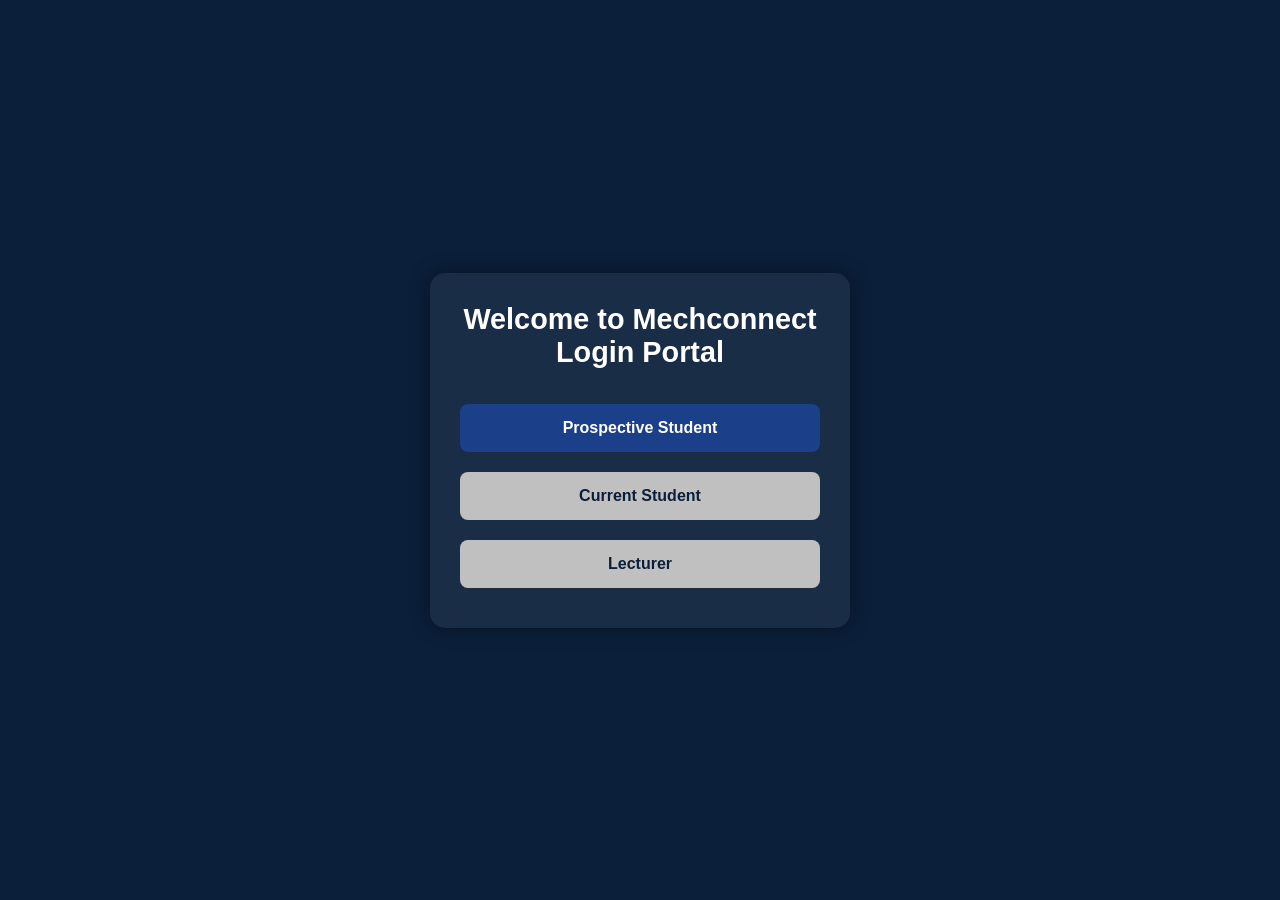
<file: index.html>
<!DOCTYPE html>
<html lang="en">
<head>
<meta charset="UTF-8">
<meta name="viewport" content="width=device-width, initial-scale=1.0">
<title>Mechconnect Login Portal</title>

<style>
    * {
        margin: 0;
        padding: 0;
        box-sizing: border-box;
        font-family: 'Poppins', sans-serif;
    }

    body {
        background: #0b1f3a; /* Deep Mechanical Engineering Blue */
        color: white;
        min-height: 100vh;
        display: flex;
        justify-content: center;
        align-items: center;
        padding: 20px;
    }

    .container {
        background: #ffffff10; 
        backdrop-filter: blur(10px);
        padding: 30px;
        border-radius: 15px;
        width: 100%;
        max-width: 420px;
        text-align: center;
        box-shadow: 0 0 20px rgba(0,0,0,0.4);
    }

    h2 {
        margin-bottom: 25px;
        font-size: 1.8rem;
        font-weight: 600;
    }

    .btn {
        width: 100%;
        padding: 15px;
        margin: 10px 0;
        border: none;
        border-radius: 8px;
        font-size: 1rem;
        font-weight: 600;
        cursor: pointer;
        transition: 0.3s ease;
    }

    .blue {
        background: #1b3f88; /* Mechanical Engineering Blue */
        color: white;
    }
    .blue:hover {
        background: #2552b5;
    }

    .silver {
        background: #c0c0c0; /* Silver */
        color: #0b1f3a;
    }
    .silver:hover {
        background: #e2e2e2;
    }

    .login-section {
        margin-top: 20px;
        display: none;
        animation: fadeIn 0.4s ease forwards;
    }

    .login-section input {
        width: 100%;
        padding: 12px;
        margin: 10px 0;
        border: none;
        border-radius: 6px;
        background: #ffffffd9;
        color: #000;
        font-size: 1rem;
    }

    .login-btn {
        background: #1b3f88;
        color: white;
        width: 100%;
        padding: 12px;
        border-radius: 8px;
        border: none;
        font-size: 1rem;
        cursor: pointer;
        transition: 0.3s;
        margin-top: 5px;
    }

    .login-btn:hover {
        background: #2552b5;
    }

    @keyframes fadeIn {
        from { opacity: 0; transform: translateY(10px); }
        to   { opacity: 1; transform: translateY(0); }
    }

    /* Responsive Adjustments */
    @media (max-width: 480px) {
        .container {
            padding: 25px;
        }

        h2 {
            font-size: 1.5rem;
        }
    }
</style>
</head>

<body>

<div class="container">

    <h2>Welcome to Mechconnect Login Portal</h2>

    <!-- BUTTONS -->
    <button class="btn blue" onclick="goProspective()">Prospective Student</button>
    <button class="btn silver" onclick="showLogin('current')">Current Student</button>
    <button class="btn silver" onclick="showLogin('lecturer')">Lecturer</button>

    <!-- LOGIN SECTION -->
    <div id="loginBox" class="login-section">
        <h3 id="loginTitle"></h3>

        <input type="text" id="userField" placeholder="Email or Student ID">
        <input type="password" placeholder="Password">

        <button class="login-btn">Login</button>
    </div>

</div>

</body>
</html>


<script src="script.js"></script>
</file>
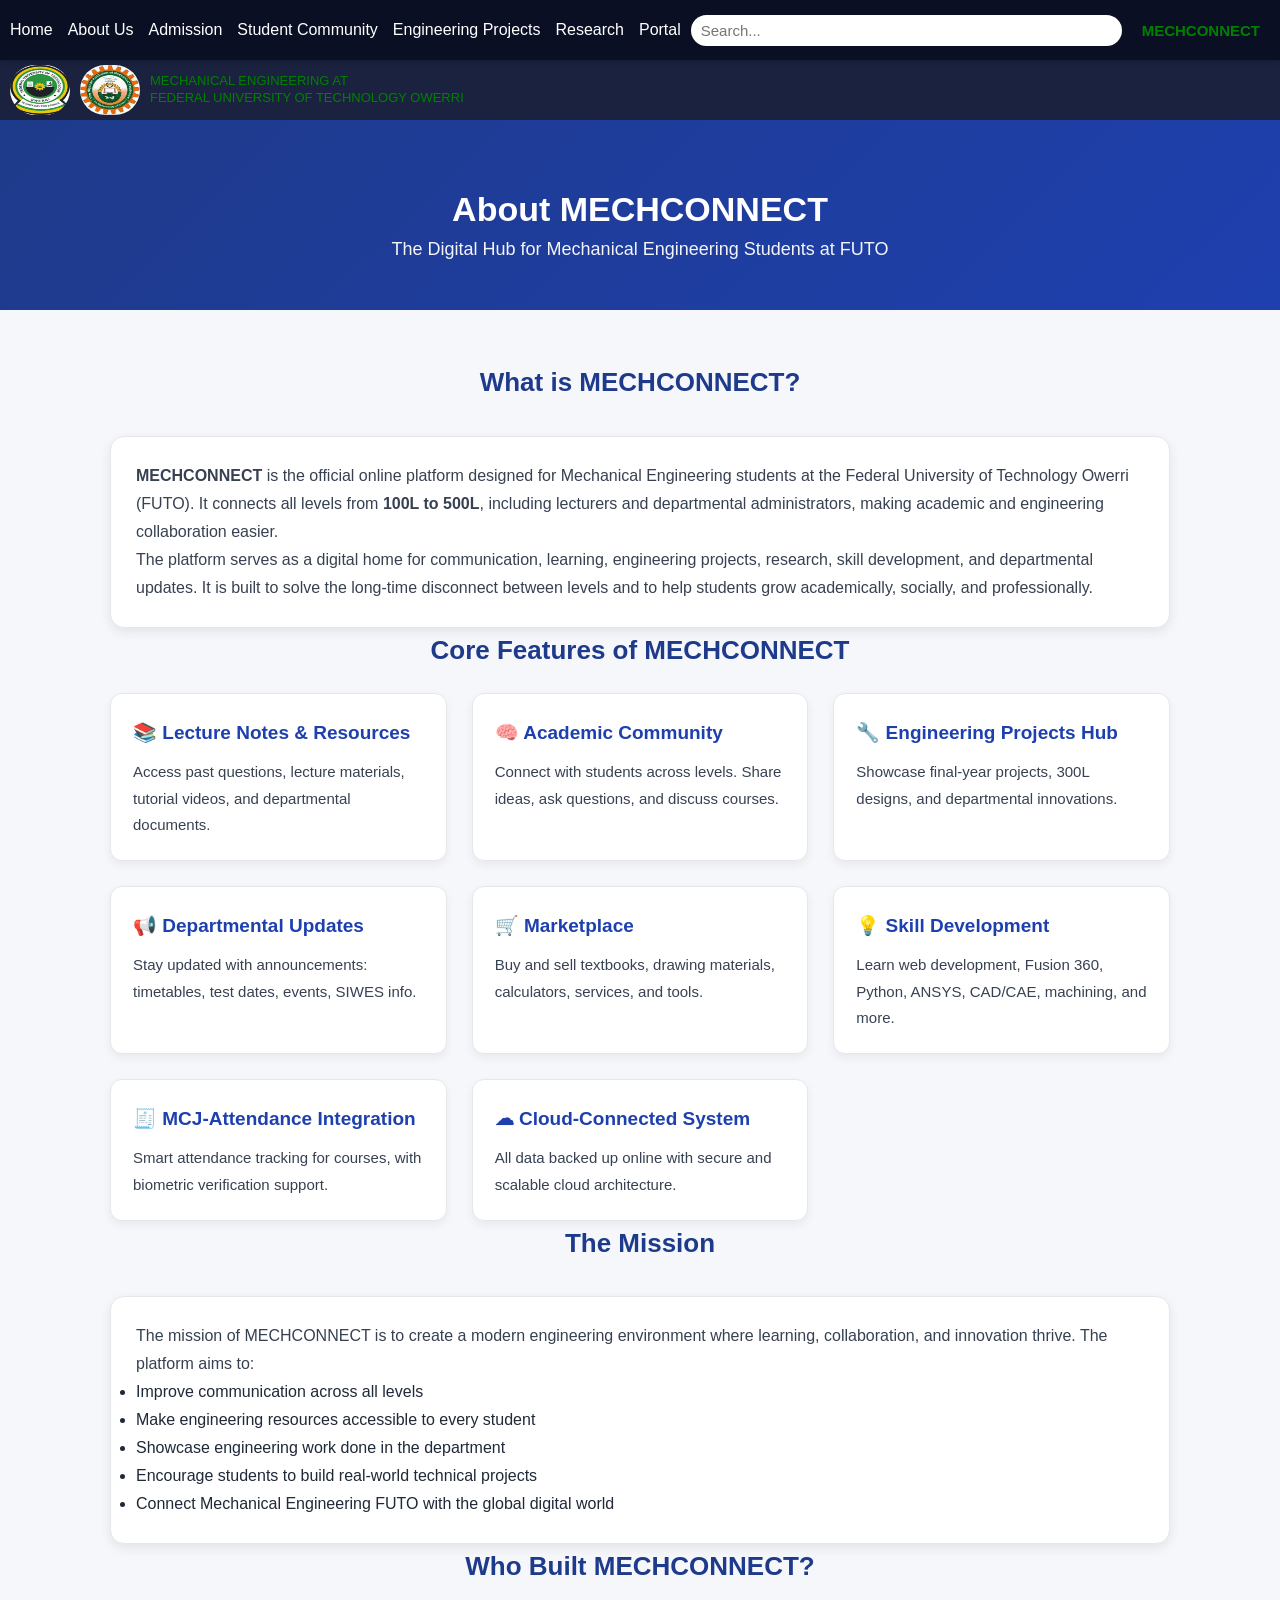
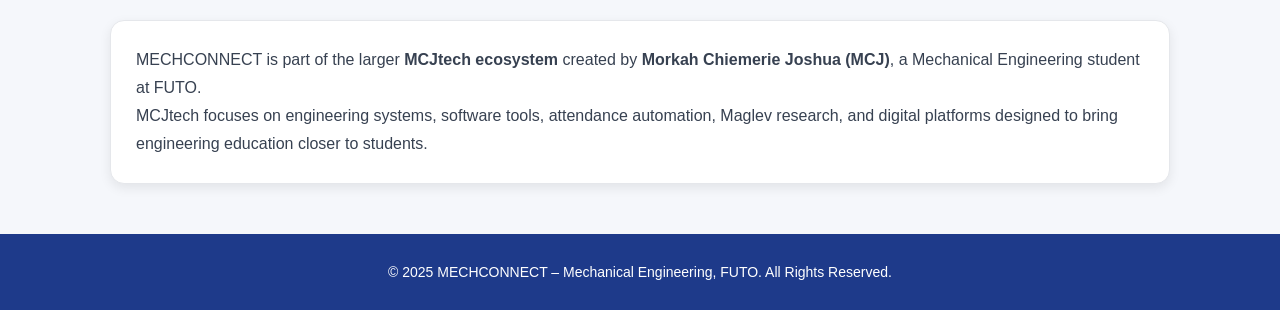
<file: about_mechconnect.html>
<!DOCTYPE html>
<html lang="en">
<head>
    <meta charset="UTF-8">
    <meta name="viewport" content="width=device-width, initial-scale=1.0">
    <title>Mechconnect Header</title>
    <link rel="stylesheet" href="style.css">
    <link rel="stylesheet" href="about_mechconnect.css">
</head>
<body>

<header class="mcj-header">
    <div class="mobile-nav-toggle">
        <div class="left">
            <span class="menu-icon" onclick="toggleMenu()">&#9776;</span>
        </div>

        <!-- ===== OVERLAY ===== -->
        <div id="overlay" class="overlay"></div>

        <!-- ===== SIDE MENU (DRAWER) ===== -->
        <div id="sideMenu" class="side-menu">
            <h2 class="menu-title">Mechconnect</h2>
            <ul class="menu-list">
                <li><a href="dashboard.html">Home</a></li>

                
                <!-- ===== About Us  ===== -->

                <li>
                    <a href="" class="dropdown-toggle">About Us </a>
                    <ul class="dropdown-menu">
                        <li><a href="department.html">Department</a></li>
                        <li><a href="staff.html">Staff</a></li>
                        <li><a href="facilities.html">Facilities</a></li>
                        <li><a href="program.html">program offer </a></li>
                        <li><a href="#">Research</a></li>
                    </ul>
                </li>

                <li>
                    <a href="#" class="dropdown-toggle">Admission</a>
                    <ul class="dropdown-menu">
                        <li><a href="https://futo.edu.ng/news/advertisement-for-2025-2026-futo-post-utme-and-direct-entry-screening-exercise">Entry Requirements</a></li>
                        <li><a href="#">Post UTME Update</a></li>
                        <li><a href="https://resources.futo.edu.ng/futo-admission-list-2025-2026/">Admission List</a></li>
                    </ul>
                </li>

                <li>
                    <a href="#" class="dropdown-toggle">Community</a>
                    <ul class="dropdown-menu">
                        <li><a href="#">Nimeche  Community</a></li>
                        <li><a href=" ">Social Club</a></li>
                        <li><a href="#">Project Community</a></li>
                    </ul>
                </li>
                    
            <!-- ===== Engineering Projects  ===== -->
            <li><a href="project.html">Engineering Projects</a></li
                                                                   
            <!-- ===== Research  ===== -->    
            <li><a href=" research.html">Research</a></li>
                
            <!-- ===== Portal  ===== -->
            <li><a href="index.html">Portal</a></li>
            </ul>
        </div>
    </div>

    <!-- DESKTOP NAV -->
    <nav class="desktop-nav">
        <ul class="desktop-nav-list">
            
            <li><a href="dashboard.html" class="dropdown-toggle desktop-nav-link">Home</a>
            </li>
            
            <!-- desktop mode / About Us  ===== -->
            <li>
                <a href="" class="dropdown-toggle desktop-nav-link ">About Us</a>
                <ul class="dropdown-menu">
                    <li><a href="department.html">Department</a></li>
                    <li><a href="staff.html">Staff</a></li>
                    <li><a href="facilities.html">Facilities</a></li>
                    <li><a href="program.html">program offer </a></li>
                    <li><a href="#">Research</a></li>
                </ul>
            </li>

            <!-- desktop mode / Admission-->

            <li>
                <a href="" class="dropdown-toggle desktop-nav-link ">Admission</a>
                <ul class="dropdown-menu">
                    <li><a href="https://futo.edu.ng/news/advertisement-for-2025-2026-futo-post-utme-and-direct-entry-screening-exercise">Entry Requirements</a></li>
                    <li><a href="#">Post UTME Update</a></li>
                    <li><a href="https://resources.futo.edu.ng/futo-admission-list-2025-2026/">Admission List</a></li>
                </ul>
            </li>
                    
                    
            <!-- desktop mode / Student Community -->
            <li>
                <a href="#" class="dropdown-toggle desktop-nav-link ">Student Community</a>
                <ul class="dropdown-menu">
                    <li><a href="#">Nimeche  Community</a></li>
                    <li><a href=" ">Social Club</a></li>
                    <li><a href="#">Project Community</a></li>
                </ul>
            </li>

            <!--Desktop Mode/------- Engineering Project -->

            <li><a href="project.html" class="dropdown-toggle desktop-nav-link ">Engineering Projects</a>
            </li>

            <!--Desktop Mode/------- Research -->
            
            <li><a href=" research.html" class="dropdown-toggle desktop-nav-link ">Research</a></li>

            <!--Desktop Mode/ portal-->
            <li><a href="index.html" class="dropdown-toggle desktop-nav-link ">Portal</a></li>           
        </ul>
    </nav>


    <div class="middle">
        <input type="text" placeholder="Search..." class="search">
    </div>

    <div class="right">
        <span class="futo">MECHCONNECT</span>
    </div>
</header>

<div class="mechanical_futo_container">
    <img src="images/futo_image.jpeg" alt="FUTO Logo">
    <img src="images/MECH---DEPT.jpg" alt="FUTO Logo">
    <div class="mechanical_futo">
        MECHANICAL ENGINEERING AT<br>
        FEDERAL UNIVERSITY OF TECHNOLOGY OWERRI
    </div>
</div>

<!-- HEADER -->
<section class="Mechconnect_header">
    <h1>About MECHCONNECT</h1>
    <p>The Digital Hub for Mechanical Engineering Students at FUTO</p>
</section>

<!-- MAIN CONTENT -->
<section class="content">

    <h2 class="section-title">What is MECHCONNECT?</h2>
    <div class="card">
        <p>
            <strong>MECHCONNECT</strong> is the official online platform designed for Mechanical Engineering students at the Federal University of Technology Owerri (FUTO).  
            It connects all levels from <strong>100L to 500L</strong>, including lecturers and departmental administrators, making academic and engineering collaboration easier.
        </p>

        <p>
            The platform serves as a digital home for communication, learning, engineering projects, research, skill development, and departmental updates.  
            It is built to solve the long-time disconnect between levels and to help students grow academically, socially, and professionally.
        </p>
    </div>

    <h2 class="section-title">Core Features of MECHCONNECT</h2>

    <div class="grid">

        <div class="feature-card">
            <h4>📚 Lecture Notes & Resources</h4>
            <p>Access past questions, lecture materials, tutorial videos, and departmental documents.</p>
        </div>

        <div class="feature-card">
            <h4>🧠 Academic Community</h4>
            <p>Connect with students across levels. Share ideas, ask questions, and discuss courses.</p>
        </div>

        <div class="feature-card">
            <h4>🔧 Engineering Projects Hub</h4>
            <p>Showcase final-year projects, 300L designs, and departmental innovations.</p>
        </div>

        <div class="feature-card">
            <h4>📢 Departmental Updates</h4>
            <p>Stay updated with announcements: timetables, test dates, events, SIWES info.</p>
        </div>

        <div class="feature-card">
            <h4>🛒 Marketplace</h4>
            <p>Buy and sell textbooks, drawing materials, calculators, services, and tools.</p>
        </div>

        <div class="feature-card">
            <h4>💡 Skill Development</h4>
            <p>Learn web development, Fusion 360, Python, ANSYS, CAD/CAE, machining, and more.</p>
        </div>

        <div class="feature-card">
            <h4>🧾 MCJ-Attendance Integration</h4>
            <p>Smart attendance tracking for courses, with biometric verification support.</p>
        </div>

        <div class="feature-card">
            <h4>☁ Cloud-Connected System</h4>
            <p>All data backed up online with secure and scalable cloud architecture.</p>
        </div>

    </div>

    <h2 class="section-title">The Mission</h2>
    <div class="card">
        <p>
            The mission of MECHCONNECT is to create a modern engineering environment where learning, collaboration, and innovation thrive.  
            The platform aims to:
        </p>
        <ul>
            <li>Improve communication across all levels</li>
            <li>Make engineering resources accessible to every student</li>
            <li>Showcase engineering work done in the department</li>
            <li>Encourage students to build real-world technical projects</li>
            <li>Connect Mechanical Engineering FUTO with the global digital world</li>
        </ul>
    </div>

    <h2 class="section-title">Who Built MECHCONNECT?</h2>
    <div class="card">
        <p>
            MECHCONNECT is part of the larger <strong>MCJtech ecosystem</strong> created by  
            <strong>Morkah Chiemerie Joshua (MCJ)</strong>, a Mechanical Engineering student at FUTO.  
        </p>
        <p>
            MCJtech focuses on engineering systems, software tools, attendance automation,  
            Maglev research, and digital platforms designed to bring engineering education closer to students.
        </p>
    </div>

</section>

<!-- FOOTER -->
<div class="footer">
    © 2025 MECHCONNECT – Mechanical Engineering, FUTO. All Rights Reserved.
</div>
<script src="script.js"></script>
</body>
</html>
</file>
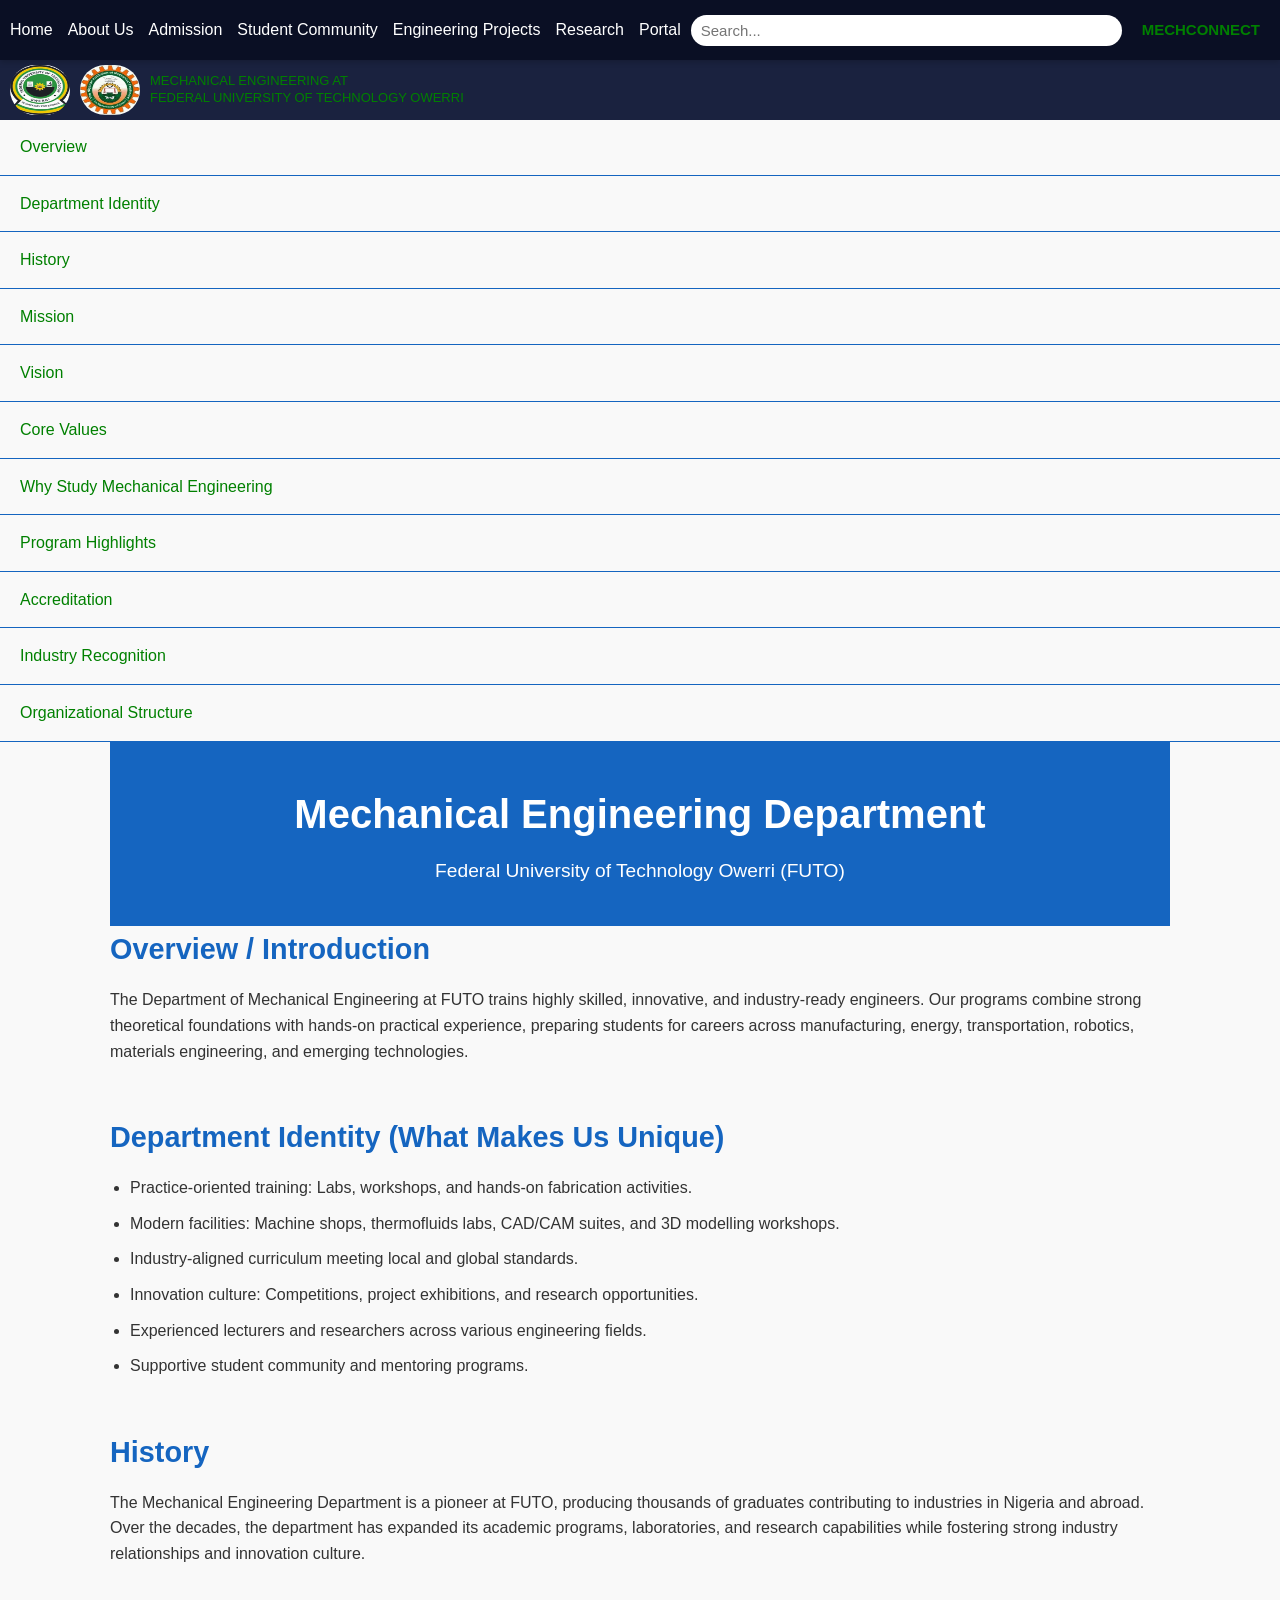
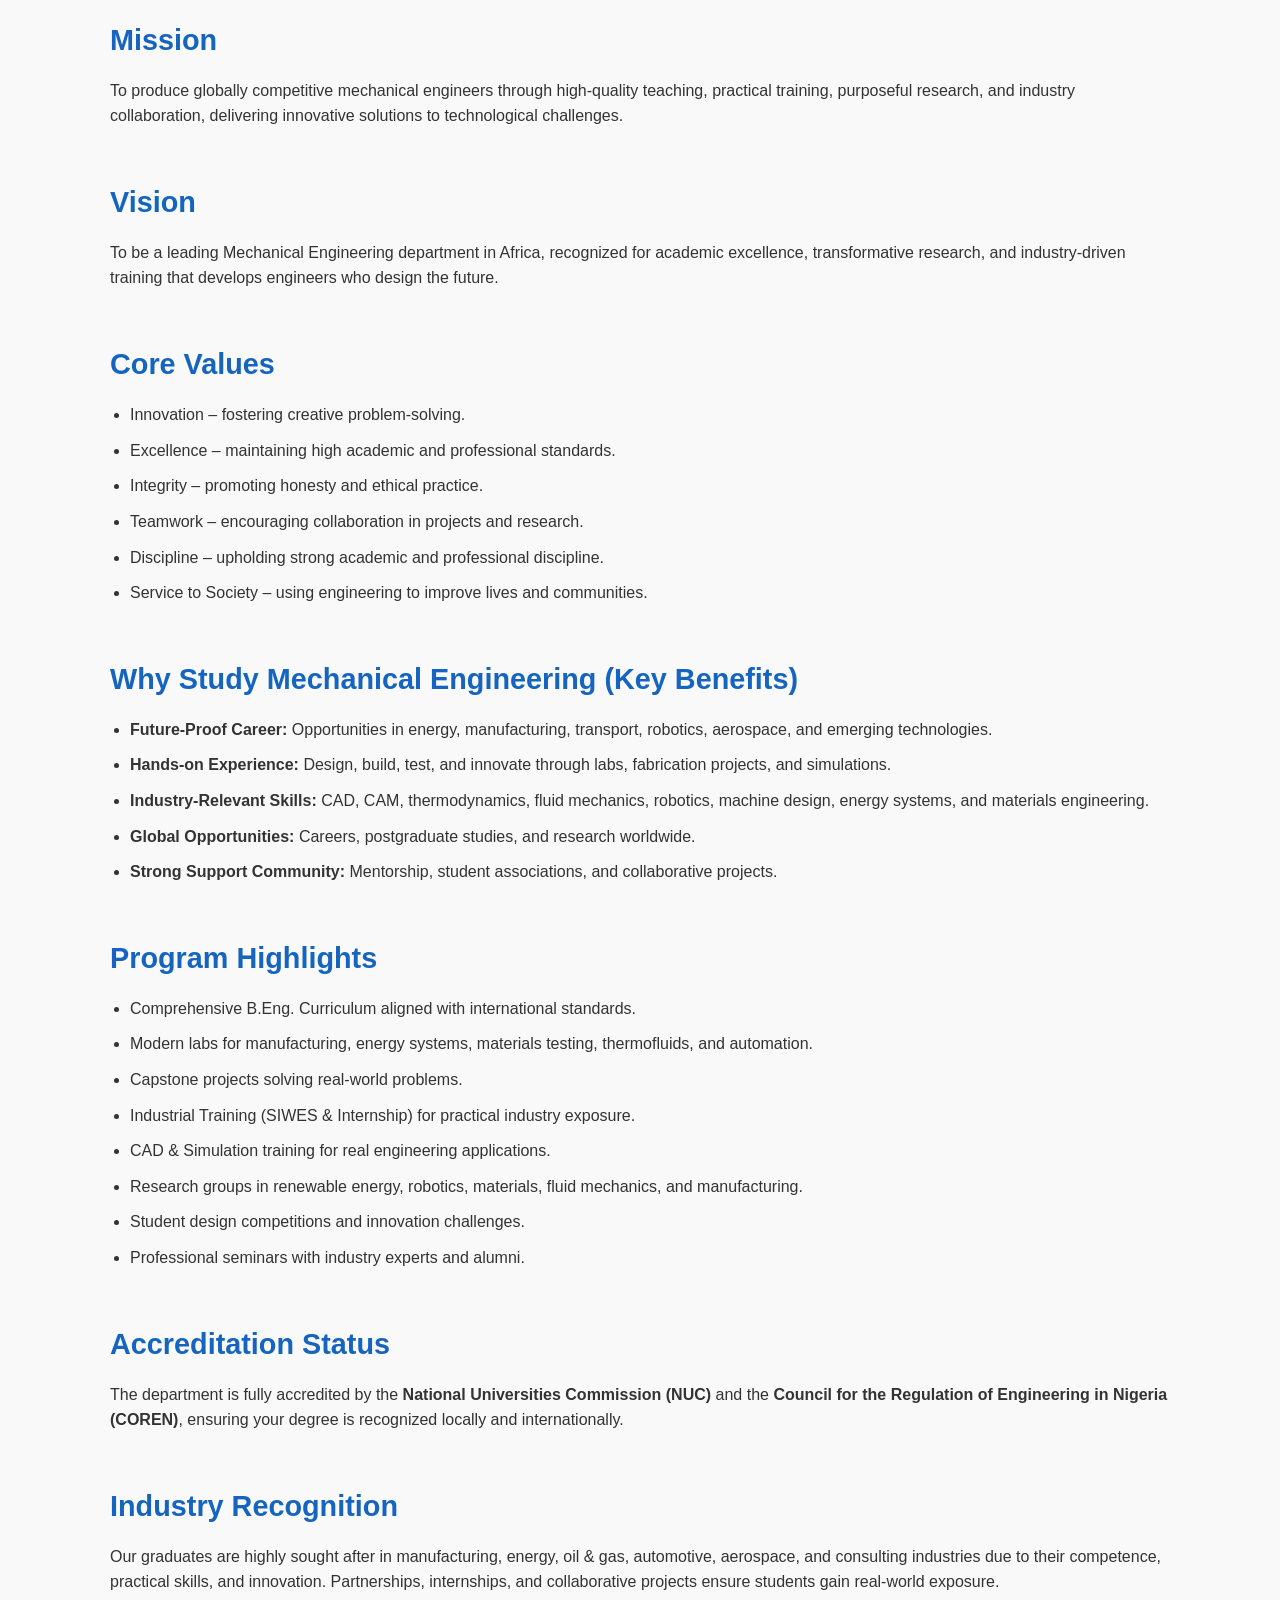
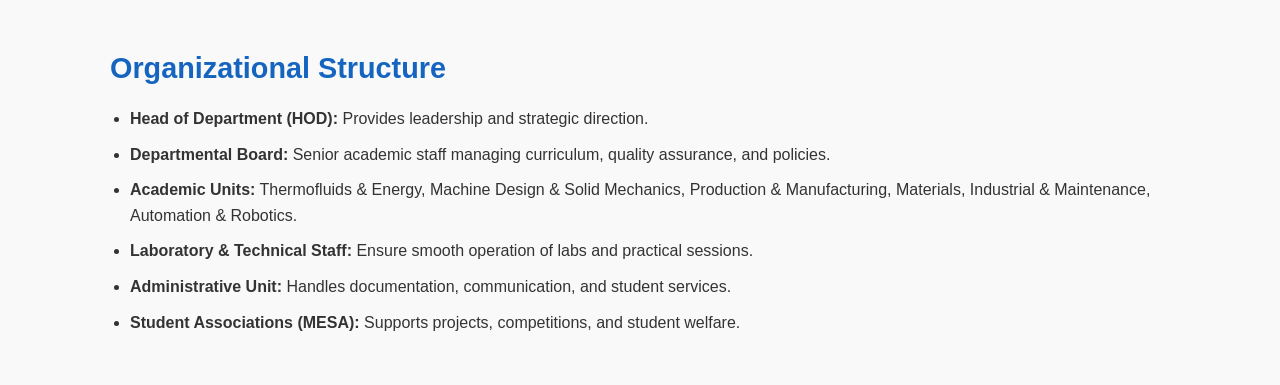
<file: department.html>
<!DOCTYPE html>
<html lang="en">
<head>
    <meta charset="UTF-8">
    <meta name="viewport" content="width=device-width, initial-scale=1.0">
    <title>Mechconnect Header</title>
    <link rel="stylesheet" href="style.css">
    <link rel="stylesheet" href="department .css">
</head>
<body>

<header class="mcj-header">
    <div class="mobile-nav-toggle">
        <div class="left">
            <span class="menu-icon" onclick="toggleMenu()">&#9776;</span>
        </div>

        <!-- ===== OVERLAY ===== -->
        <div id="overlay" class="overlay"></div>

        <!-- ===== SIDE MENU (DRAWER) ===== -->
        <div id="sideMenu" class="side-menu">
            <h2 class="menu-title">Mechconnect</h2>
            <ul class="menu-list">
                <li><a href="dashboard.html">Home</a></li>

                
                <!-- ===== About Us  ===== -->

                <li>
                    <a href="" class="dropdown-toggle">About Us </a>
                    <ul class="dropdown-menu">
                        <li><a href="department.html">Department</a></li>
                        <li><a href="staff.html">Staff</a></li>
                        <li><a href="facilities.html">Facilities</a></li>
                        <li><a href="program.html">program offer </a></li>
                        <li><a href="#">Research</a></li>
                    </ul>
                </li>

                <li>
                    <a href="#" class="dropdown-toggle">Admission</a>
                    <ul class="dropdown-menu">
                        <li><a href="https://futo.edu.ng/news/advertisement-for-2025-2026-futo-post-utme-and-direct-entry-screening-exercise">Entry Requirements</a></li>
                        <li><a href="#">Post UTME Update</a></li>
                        <li><a href="https://resources.futo.edu.ng/futo-admission-list-2025-2026/">Admission List</a></li>
                    </ul>
                </li>

                <li>
                    <a href="#" class="dropdown-toggle">Community</a>
                    <ul class="dropdown-menu">
                        <li><a href="#">Nimeche  Community</a></li>
                        <li><a href=" ">Social Club</a></li>
                        <li><a href="#">Project Community</a></li>
                    </ul>
                </li>
                    
            <!-- ===== Engineering Projects  ===== -->
            <li><a href="project.html">Engineering Projects</a></li
                                                                   
            <!-- ===== Research  ===== -->    
            <li><a href=" research.html">Research</a></li>
                
            <!-- ===== Portal  ===== -->
            <li><a href="index.html">Portal</a></li>
            </ul>
        </div>
    </div>

    <!-- DESKTOP NAV -->
    <nav class="desktop-nav">
        <ul class="desktop-nav-list">
            
            <li><a href="dashboard.html" class="dropdown-toggle desktop-nav-link">Home</a>
            </li>
            
            <!-- desktop mode / About Us  ===== -->
            <li>
                <a href="" class="dropdown-toggle desktop-nav-link ">About Us</a>
                <ul class="dropdown-menu">
                    <li><a href="department.html">Department</a></li>
                    <li><a href="staff.html">Staff</a></li>
                    <li><a href="facilities.html">Facilities</a></li>
                    <li><a href="program.html">program offer </a></li>
                    <li><a href="#">Research</a></li>
                </ul>
            </li>

            <!-- desktop mode / Admission-->

            <li>
                <a href="" class="dropdown-toggle desktop-nav-link ">Admission</a>
                <ul class="dropdown-menu">
                    <li><a href="https://futo.edu.ng/news/advertisement-for-2025-2026-futo-post-utme-and-direct-entry-screening-exercise">Entry Requirements</a></li>
                    <li><a href="#">Post UTME Update</a></li>
                    <li><a href="https://resources.futo.edu.ng/futo-admission-list-2025-2026/">Admission List</a></li>
                </ul>
            </li>
                    
                    
            <!-- desktop mode / Student Community -->
            <li>
                <a href="#" class="dropdown-toggle desktop-nav-link ">Student Community</a>
                <ul class="dropdown-menu">
                    <li><a href="#">Nimeche  Community</a></li>
                    <li><a href=" ">Social Club</a></li>
                    <li><a href="#">Project Community</a></li>
                </ul>
            </li>

            <!--Desktop Mode/------- Engineering Project -->

            <li><a href="project.html" class="dropdown-toggle desktop-nav-link ">Engineering Projects</a>
            </li>

            <!--Desktop Mode/------- Research -->
            
            <li><a href=" research.html" class="dropdown-toggle desktop-nav-link ">Research</a></li>

            <!--Desktop Mode/ portal-->
            <li><a href="index.html" class="dropdown-toggle desktop-nav-link ">Portal</a></li>           
        </ul>
    </nav>


    <div class="middle">
        <input type="text" placeholder="Search..." class="search">
    </div>

    <div class="right">
        <span class="futo">MECHCONNECT</span>
    </div>
</header>

<div class="mechanical_futo_container">
    <img src="images/futo_image.jpeg" alt="FUTO Logo">
    <img src="images/MECH---DEPT.jpg" alt="FUTO Logo">
    <div class="mechanical_futo">
        MECHANICAL ENGINEERING AT<br>
        FEDERAL UNIVERSITY OF TECHNOLOGY OWERRI
    </div>
</div>

    <!-- ===== SIDEBAR ===== -->
    <nav class="sidebar">
        <a href="#overview">Overview</a>
        <a href="#identity">Department Identity</a>
        <a href="#history">History</a>
        <a href="#mission">Mission</a>
        <a href="#vision">Vision</a>
        <a href="#core-values">Core Values</a>
        <a href="#why-study">Why Study Mechanical Engineering</a>
        <a href="#programs">Program Highlights</a>
        <a href="#accreditation">Accreditation</a>
        <a href="#industry">Industry Recognition</a>
        <a href="#structure">Organizational Structure</a>
    </nav>

    <!-- ===== MAIN CONTENT ===== -->
    <main class="container">
        <!-- Department Header -->
        <header class="department_quick_link">
            <h1>Mechanical Engineering Department</h1>
            <p>Federal University of Technology Owerri (FUTO)</p>
        </header>

        <!-- Sections -->
        <section id="overview">
            <h2>Overview / Introduction</h2>
            <p>The Department of Mechanical Engineering at FUTO trains highly skilled, innovative, and industry-ready engineers. Our programs combine strong theoretical foundations with hands-on practical experience, preparing students for careers across manufacturing, energy, transportation, robotics, materials engineering, and emerging technologies.</p>
        </section>

        <section id="identity">
            <h2>Department Identity (What Makes Us Unique)</h2>
            <ul>
                <li>Practice-oriented training: Labs, workshops, and hands-on fabrication activities.</li>
                <li>Modern facilities: Machine shops, thermofluids labs, CAD/CAM suites, and 3D modelling workshops.</li>
                <li>Industry-aligned curriculum meeting local and global standards.</li>
                <li>Innovation culture: Competitions, project exhibitions, and research opportunities.</li>
                <li>Experienced lecturers and researchers across various engineering fields.</li>
                <li>Supportive student community and mentoring programs.</li>
            </ul>
        </section>

        <section id="history">
            <h2>History</h2>
            <p>The Mechanical Engineering Department is a pioneer at FUTO, producing thousands of graduates contributing to industries in Nigeria and abroad. Over the decades, the department has expanded its academic programs, laboratories, and research capabilities while fostering strong industry relationships and innovation culture.</p>
        </section>

        <section id="mission">
            <h2>Mission</h2>
            <p>To produce globally competitive mechanical engineers through high-quality teaching, practical training, purposeful research, and industry collaboration, delivering innovative solutions to technological challenges.</p>
        </section>

        <section id="vision">
            <h2>Vision</h2>
            <p>To be a leading Mechanical Engineering department in Africa, recognized for academic excellence, transformative research, and industry-driven training that develops engineers who design the future.</p>
        </section>

        <section id="core-values">
            <h2>Core Values</h2>
            <ul>
                <li>Innovation – fostering creative problem-solving.</li>
                <li>Excellence – maintaining high academic and professional standards.</li>
                <li>Integrity – promoting honesty and ethical practice.</li>
                <li>Teamwork – encouraging collaboration in projects and research.</li>
                <li>Discipline – upholding strong academic and professional discipline.</li>
                <li>Service to Society – using engineering to improve lives and communities.</li>
            </ul>
        </section>

        <section id="why-study">
            <h2>Why Study Mechanical Engineering (Key Benefits)</h2>
            <ul>
                <li><strong>Future-Proof Career:</strong> Opportunities in energy, manufacturing, transport, robotics, aerospace, and emerging technologies.</li>
                <li><strong>Hands-on Experience:</strong> Design, build, test, and innovate through labs, fabrication projects, and simulations.</li>
                <li><strong>Industry-Relevant Skills:</strong> CAD, CAM, thermodynamics, fluid mechanics, robotics, machine design, energy systems, and materials engineering.</li>
                <li><strong>Global Opportunities:</strong> Careers, postgraduate studies, and research worldwide.</li>
                <li><strong>Strong Support Community:</strong> Mentorship, student associations, and collaborative projects.</li>
            </ul>
        </section>

        <section id="programs">
            <h2>Program Highlights</h2>
            <ul>
                <li>Comprehensive B.Eng. Curriculum aligned with international standards.</li>
                <li>Modern labs for manufacturing, energy systems, materials testing, thermofluids, and automation.</li>
                <li>Capstone projects solving real-world problems.</li>
                <li>Industrial Training (SIWES & Internship) for practical industry exposure.</li>
                <li>CAD & Simulation training for real engineering applications.</li>
                <li>Research groups in renewable energy, robotics, materials, fluid mechanics, and manufacturing.</li>
                <li>Student design competitions and innovation challenges.</li>
                <li>Professional seminars with industry experts and alumni.</li>
            </ul>
        </section>

        <section id="accreditation">
            <h2>Accreditation Status</h2>
            <p>The department is fully accredited by the <strong>National Universities Commission (NUC)</strong> and the <strong>Council for the Regulation of Engineering in Nigeria (COREN)</strong>, ensuring your degree is recognized locally and internationally.</p>
        </section>

        <section id="industry">
            <h2>Industry Recognition</h2>
            <p>Our graduates are highly sought after in manufacturing, energy, oil & gas, automotive, aerospace, and consulting industries due to their competence, practical skills, and innovation. Partnerships, internships, and collaborative projects ensure students gain real-world exposure.</p>
        </section>

        <section id="structure">
            <h2>Organizational Structure</h2>
            <ul>
                <li><strong>Head of Department (HOD):</strong> Provides leadership and strategic direction.</li>
                <li><strong>Departmental Board:</strong> Senior academic staff managing curriculum, quality assurance, and policies.</li>
                <li><strong>Academic Units:</strong> Thermofluids & Energy, Machine Design & Solid Mechanics, Production & Manufacturing, Materials, Industrial & Maintenance, Automation & Robotics.</li>
                <li><strong>Laboratory & Technical Staff:</strong> Ensure smooth operation of labs and practical sessions.</li>
                <li><strong>Administrative Unit:</strong> Handles documentation, communication, and student services.</li>
                <li><strong>Student Associations (MESA):</strong> Supports projects, competitions, and student welfare.</li>
            </ul>
        </section>
    </main>

    <!-- ===== JAVASCRIPT ===== -->
    <script src="script.js"></script>
</body>
</html>
</file>
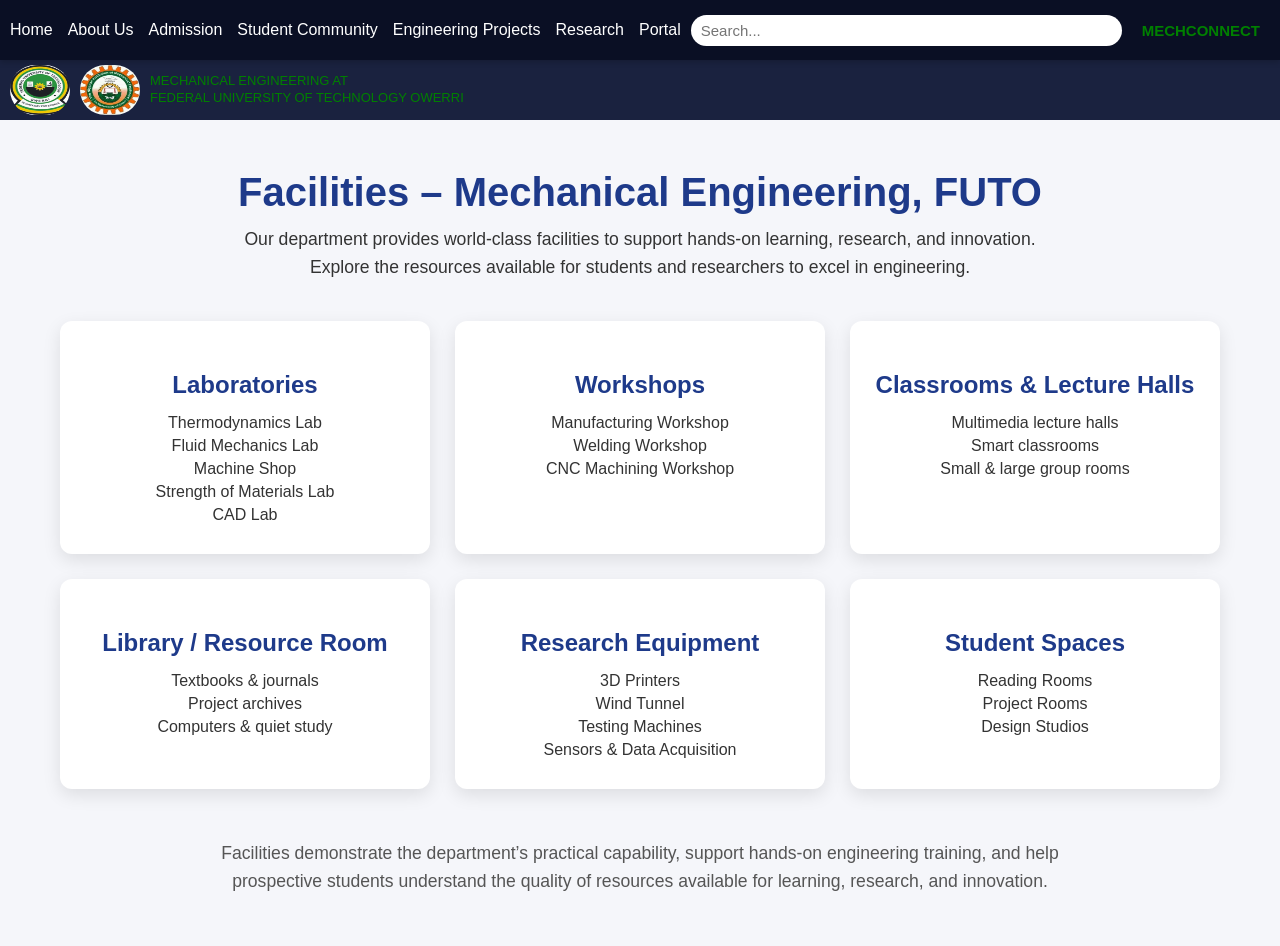
<file: facilities.html>
<!DOCTYPE html>
<html lang="en">
<head>
    <meta charset="UTF-8">
    <meta name="viewport" content="width=device-width, initial-scale=1.0">
    <title>Mechconnect Header</title>
    <link rel="stylesheet" href="style.css">
    <link rel="stylesheet" href="facilities.css">

</head>
<body>

<header class="mcj-header">
    <div class="mobile-nav-toggle">
        <div class="left">
            <span class="menu-icon" onclick="toggleMenu()">&#9776;</span>
        </div>

        <!-- ===== OVERLAY ===== -->
        <div id="overlay" class="overlay"></div>

        <!-- ===== SIDE MENU (DRAWER) ===== -->
        <div id="sideMenu" class="side-menu">
            <h2 class="menu-title">Mechconnect</h2>
            <ul class="menu-list">
                <li><a href="dashboard.html">Home</a></li>

                
                <!-- ===== About Us  ===== -->

                <li>
                    <a href="" class="dropdown-toggle">About Us </a>
                    <ul class="dropdown-menu">
                        <li><a href="department.html">Department</a></li>
                        <li><a href="staff.html">Staff</a></li>
                        <li><a href="facilities.html">Facilities</a></li>
                        <li><a href="program.html">program offer </a></li>
                        <li><a href="#">Research</a></li>
                    </ul>
                </li>

                <li>
                    <a href="#" class="dropdown-toggle">Admission</a>
                    <ul class="dropdown-menu">
                        <li><a href="https://futo.edu.ng/news/advertisement-for-2025-2026-futo-post-utme-and-direct-entry-screening-exercise">Entry Requirements</a></li>
                        <li><a href="#">Post UTME Update</a></li>
                        <li><a href="https://resources.futo.edu.ng/futo-admission-list-2025-2026/">Admission List</a></li>
                    </ul>
                </li>

                <li>
                    <a href="#" class="dropdown-toggle">Community</a>
                    <ul class="dropdown-menu">
                        <li><a href="#">Nimeche  Community</a></li>
                        <li><a href=" ">Social Club</a></li>
                        <li><a href="#">Project Community</a></li>
                    </ul>
                </li>
                    
            <!-- ===== Engineering Projects  ===== -->
            <li><a href="project.html">Engineering Projects</a></li
                                                                   
            <!-- ===== Research  ===== -->    
            <li><a href=" research.html">Research</a></li>
                
            <!-- ===== Portal  ===== -->
            <li><a href="index.html">Portal</a></li>
            </ul>
        </div>
    </div>

    <!-- DESKTOP NAV -->
    <nav class="desktop-nav">
        <ul class="desktop-nav-list">
            
            <li><a href="dashboard.html" class="dropdown-toggle desktop-nav-link">Home</a>
            </li>
            
            <!-- desktop mode / About Us  ===== -->
            <li>
                <a href="" class="dropdown-toggle desktop-nav-link ">About Us</a>
                <ul class="dropdown-menu">
                    <li><a href="department.html">Department</a></li>
                    <li><a href="staff.html">Staff</a></li>
                    <li><a href="facilities.html">Facilities</a></li>
                    <li><a href="program.html">program offer </a></li>
                    <li><a href="#">Research</a></li>
                </ul>
            </li>

            <!-- desktop mode / Admission-->

            <li>
                <a href="" class="dropdown-toggle desktop-nav-link ">Admission</a>
                <ul class="dropdown-menu">
                    <li><a href="https://futo.edu.ng/news/advertisement-for-2025-2026-futo-post-utme-and-direct-entry-screening-exercise">Entry Requirements</a></li>
                    <li><a href="#">Post UTME Update</a></li>
                    <li><a href="https://resources.futo.edu.ng/futo-admission-list-2025-2026/">Admission List</a></li>
                </ul>
            </li>
                    
                    
            <!-- desktop mode / Student Community -->
            <li>
                <a href="#" class="dropdown-toggle desktop-nav-link ">Student Community</a>
                <ul class="dropdown-menu">
                    <li><a href="#">Nimeche  Community</a></li>
                    <li><a href=" ">Social Club</a></li>
                    <li><a href="#">Project Community</a></li>
                </ul>
            </li>

            <!--Desktop Mode/------- Engineering Project -->

            <li><a href="project.html" class="dropdown-toggle desktop-nav-link ">Engineering Projects</a>
            </li>

            <!--Desktop Mode/------- Research -->
            
            <li><a href=" research.html" class="dropdown-toggle desktop-nav-link ">Research</a></li>

            <!--Desktop Mode/ portal-->
            <li><a href="index.html" class="dropdown-toggle desktop-nav-link ">Portal</a></li>           
        </ul>
    </nav>


    <div class="middle">
        <input type="text" placeholder="Search..." class="search">
    </div>

    <div class="right">
        <span class="futo">MECHCONNECT</span>
    </div>
</header>

<div class="mechanical_futo_container">
    <img src="images/futo_image.jpeg" alt="FUTO Logo">
    <img src="images/MECH---DEPT.jpg" alt="FUTO Logo">
    <div class="mechanical_futo">
        MECHANICAL ENGINEERING AT<br>
        FEDERAL UNIVERSITY OF TECHNOLOGY OWERRI
    </div>
</div>

  <h1>Facilities – Mechanical Engineering, FUTO</h1>
  <p>Our department provides world-class facilities to support hands-on learning, research, and innovation. Explore the resources available for students and researchers to excel in engineering.</p>

  <div class="facilities-grid">
    <!-- Laboratories Card -->
    <div class="facility-card">
      <div class="facility-icon"><i class="fas fa-flask"></i></div>
      <h3>Laboratories</h3>
      <ul>
        <li>Thermodynamics Lab</li>
        <li>Fluid Mechanics Lab</li>
        <li>Machine Shop</li>
        <li>Strength of Materials Lab</li>
        <li>CAD Lab</li>
      </ul>
    </div>

    <!-- Workshops Card -->
    <div class="facility-card">
      <div class="facility-icon"><i class="fas fa-tools"></i></div>
      <h3>Workshops</h3>
      <ul>
        <li>Manufacturing Workshop</li>
        <li>Welding Workshop</li>
        <li>CNC Machining Workshop</li>
      </ul>
    </div>

    <!-- Classrooms Card -->
    <div class="facility-card">
      <div class="facility-icon"><i class="fas fa-chalkboard-teacher"></i></div>
      <h3>Classrooms & Lecture Halls</h3>
      <ul>
        <li>Multimedia lecture halls</li>
        <li>Smart classrooms</li>
        <li>Small & large group rooms</li>
      </ul>
    </div>

    <!-- Library Card -->
    <div class="facility-card">
      <div class="facility-icon"><i class="fas fa-book"></i></div>
      <h3>Library / Resource Room</h3>
      <ul>
        <li>Textbooks & journals</li>
        <li>Project archives</li>
        <li>Computers & quiet study</li>
      </ul>
    </div>

    <!-- Research Equipment Card -->
    <div class="facility-card">
      <div class="facility-icon"><i class="fas fa-microscope"></i></div>
      <h3>Research Equipment</h3>
      <ul>
        <li>3D Printers</li>
        <li>Wind Tunnel</li>
        <li>Testing Machines</li>
        <li>Sensors & Data Acquisition</li>
      </ul>
    </div>

    <!-- Student Spaces Card -->
    <div class="facility-card">
      <div class="facility-icon"><i class="fas fa-users"></i></div>
      <h3>Student Spaces</h3>
      <ul>
        <li>Reading Rooms</li>
        <li>Project Rooms</li>
        <li>Design Studios</li>
      </ul>
    </div>
  </div>

  <p class="purpose">
    Facilities demonstrate the department’s practical capability, support hands-on engineering training, and help prospective students understand the quality of resources available for learning, research, and innovation.
  </p>
  
<script src="script.js"></script>
</body>
</html>
</file>
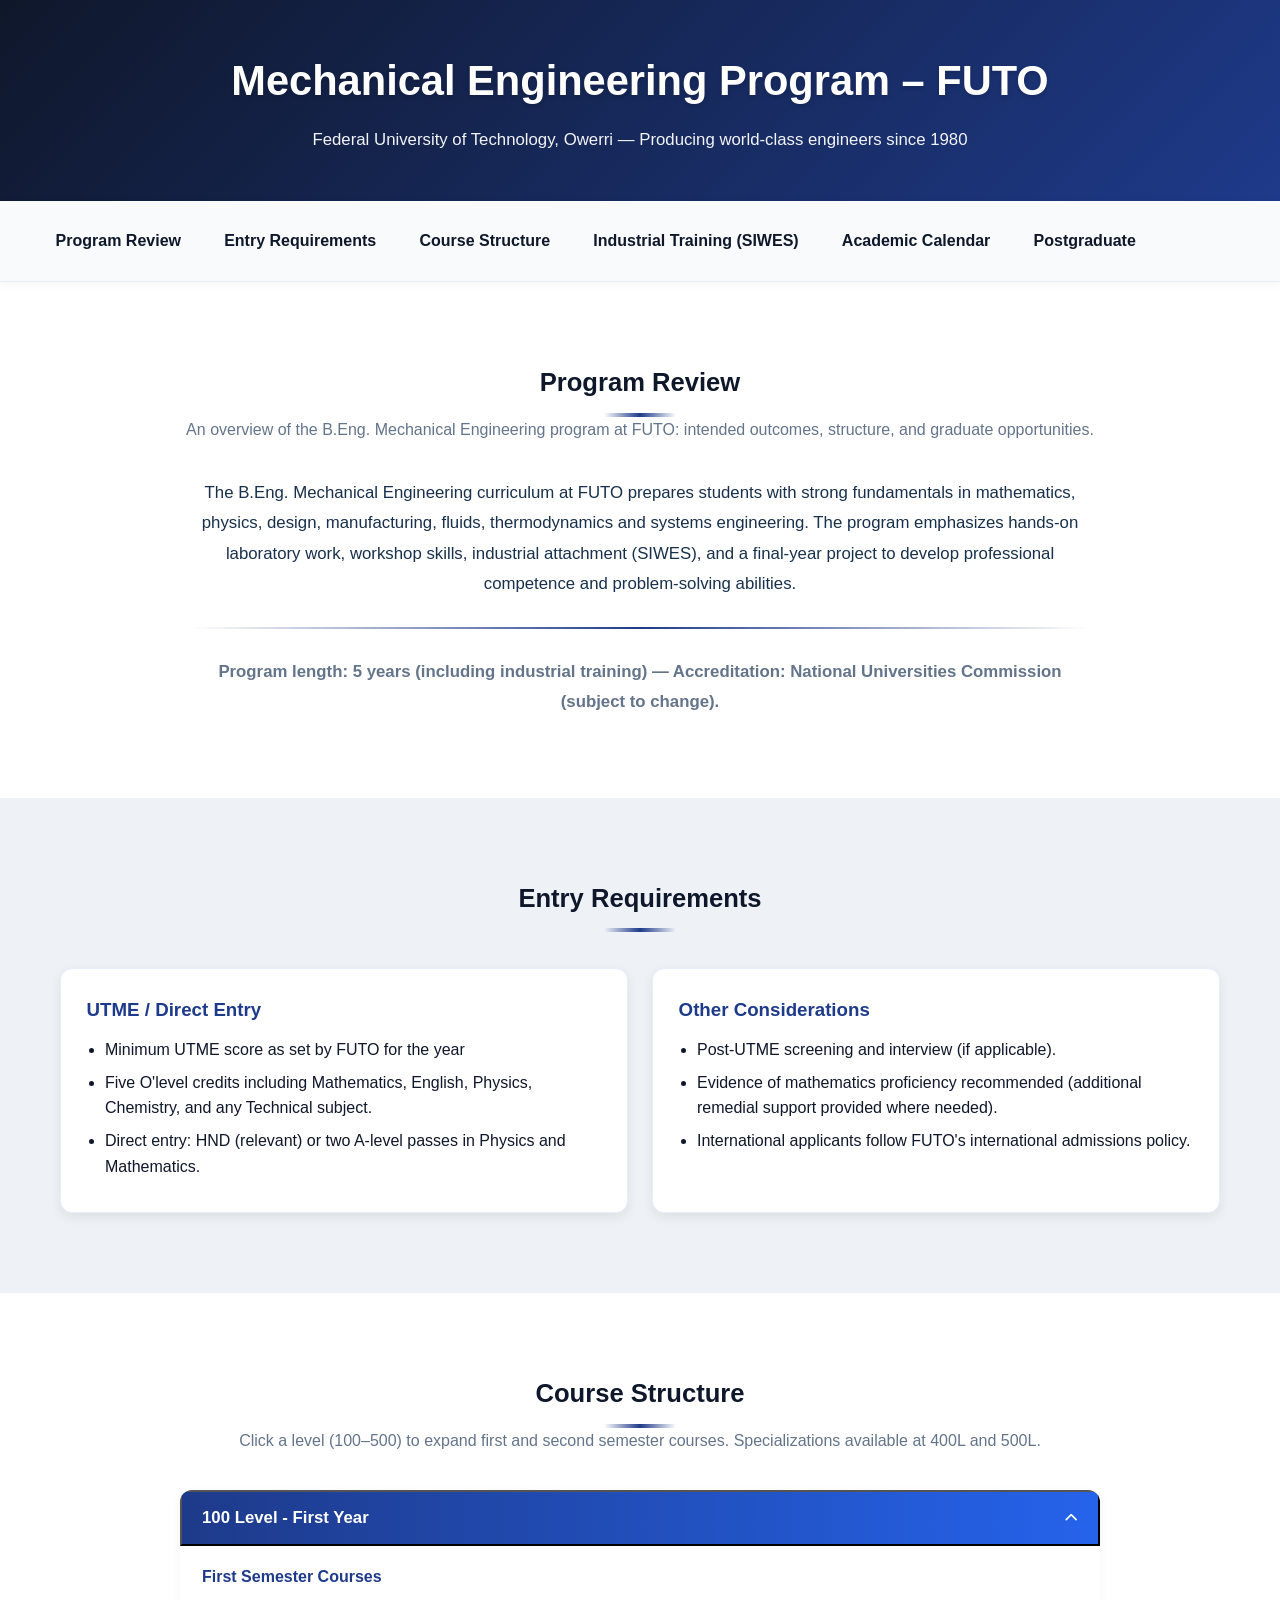
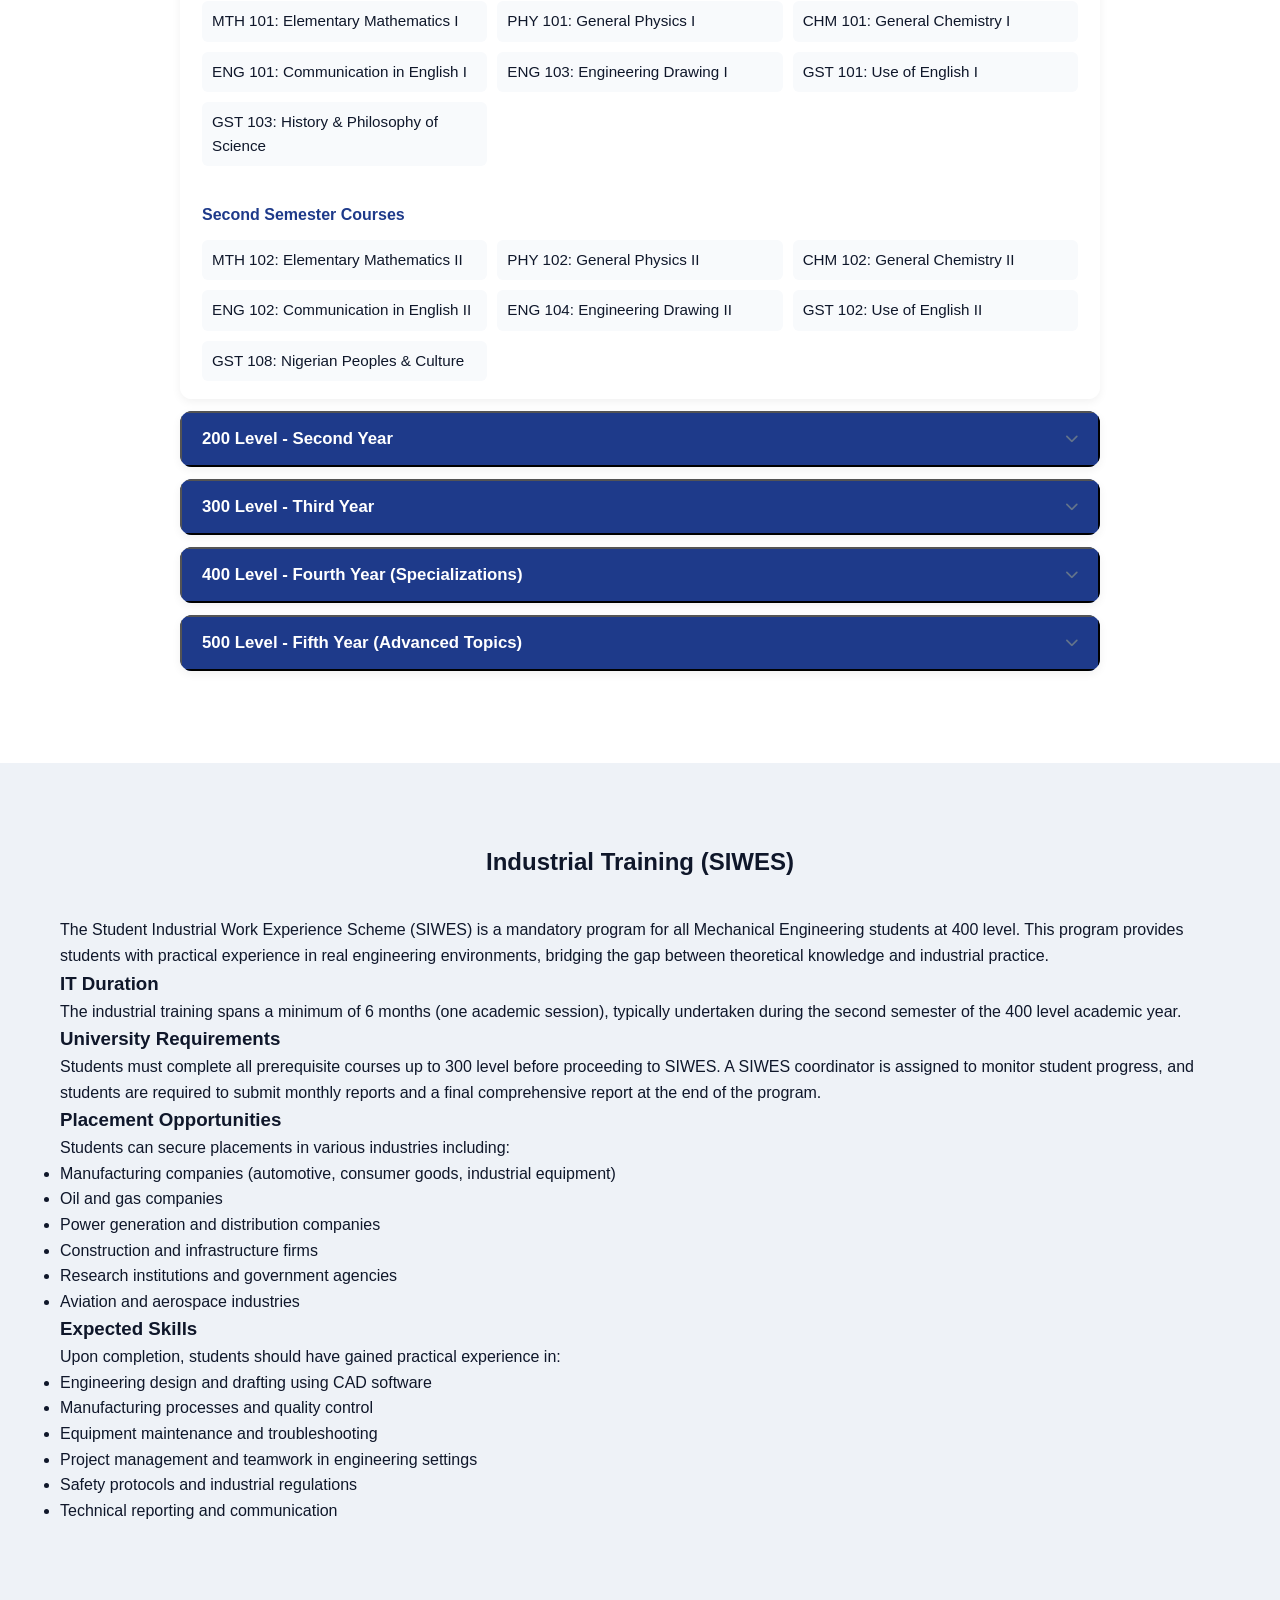
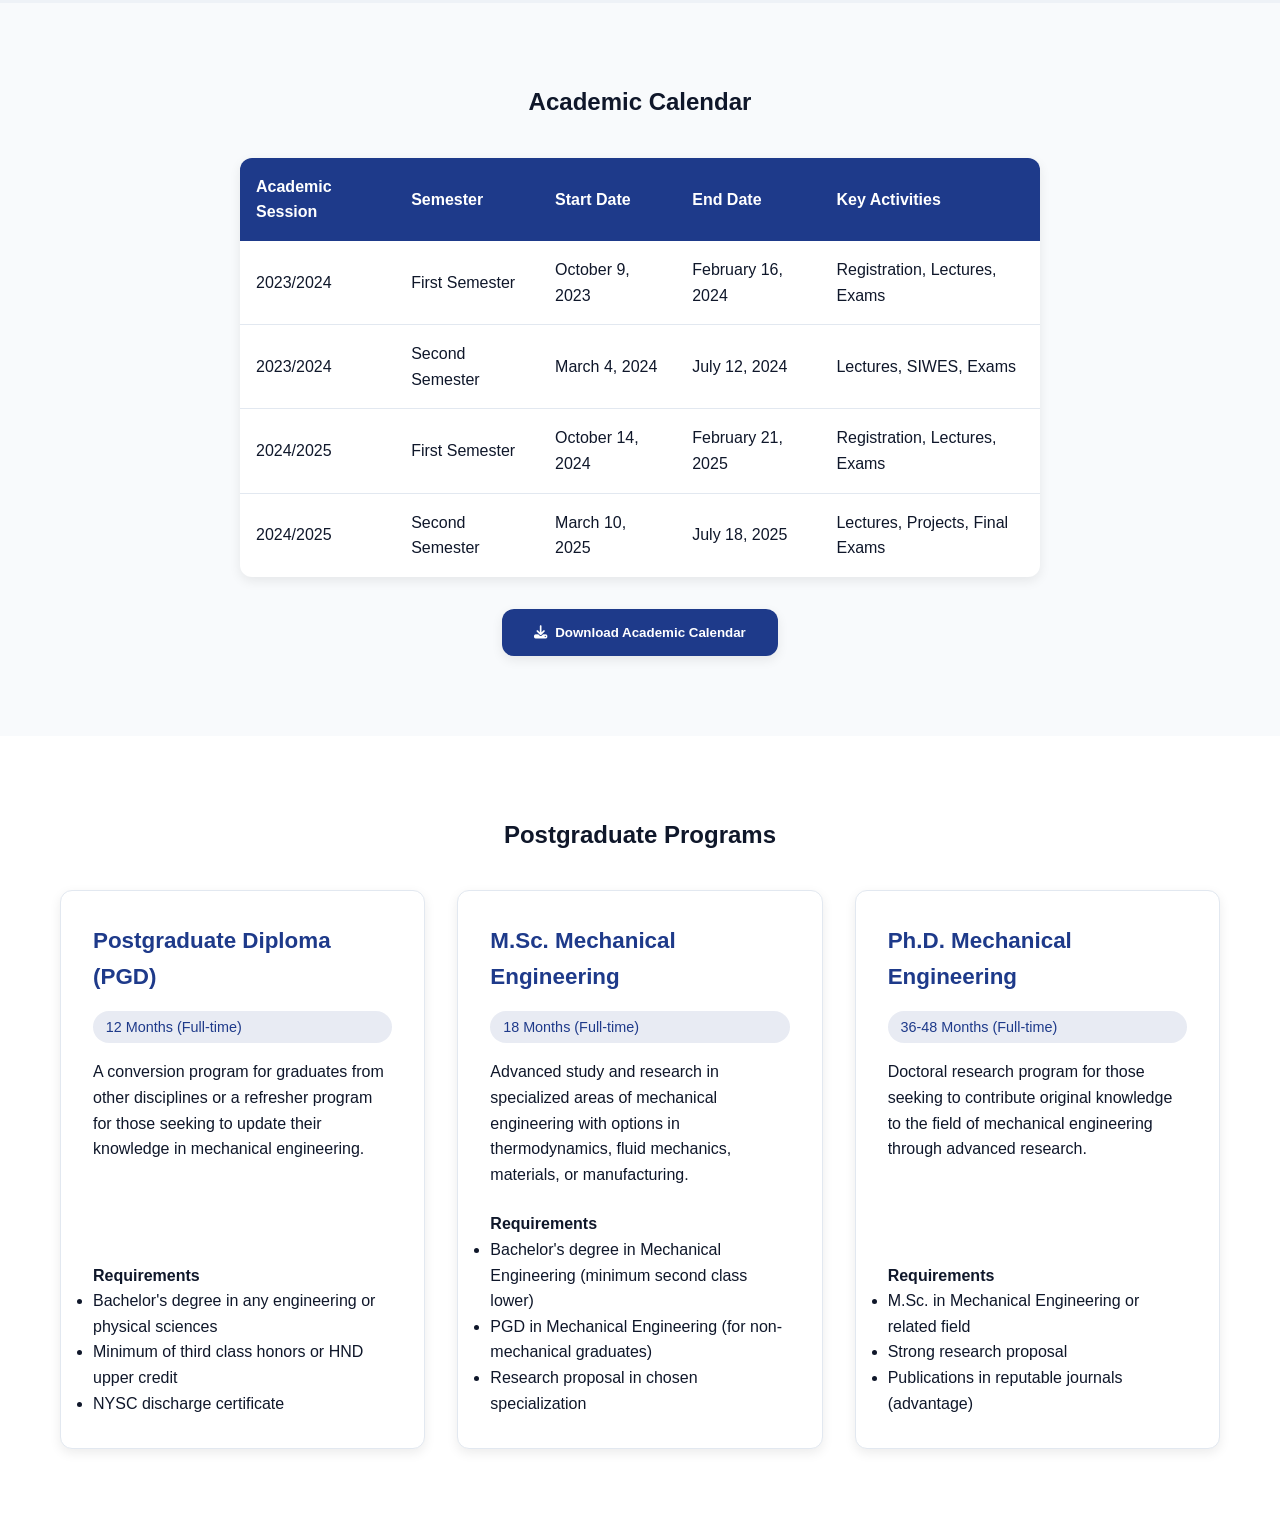
<file: program.html>
<!DOCTYPE html>
<html lang="en">
<head>
  <meta charset="utf-8" />
  <meta name="viewport" content="width=device-width, initial-scale=1" />
  <title>Mechanical Engineering Program - FUTO</title>
  <link rel="stylesheet" href="https://cdnjs.cloudflare.com/ajax/libs/font-awesome/6.4.0/css/all.min.css">
  
  
  <link rel="stylesheet" href="program.css">
</head>
<body>
  <!-- Header -->
  <header>
    <div class="header-content container">
      <h1>Mechanical Engineering Program – FUTO</h1>
      <p class="subtitle">Federal University of Technology, Owerri — Producing world-class engineers since 1980</p>
    </div>
  </header>

  <!-- Quick Chapter Links -->
  <nav id="quick-link-bar" aria-label="Quick navigation">
    <div class="container quick-link-row">
      
        <button class="mobile-menu-btn" id="mobile-menu-btn" aria-controls="quick-links" aria-expanded="false" aria-label="Toggle quick links">
          <i class="fas fa-bars" aria-hidden="true"></i>
        </button>
        <div class="quick-links" id="quick-links" role="navigation" aria-label="Program quick links">
          <a href="#program-review" class="active">Program Review</a>
          <a href="#entry-requirements">Entry Requirements</a>
          <a href="#course-structure">Course Structure</a>
          <a href="#siwes">Industrial Training (SIWES)</a>
          <a href="#academic-calendar">Academic Calendar</a>
          <a href="#postgraduate">Postgraduate</a>
        </div>
      
    </div>
  </nav>

  <!-- Program Review -->
  <section id="program-review" aria-labelledby="program-review-title">
    <div class="container">
      <div class="section-title">
        <h2 id="program-review-title">Program Review</h2>
        <div class="section-underline" aria-hidden="true"></div>
        <p class="section-sub">An overview of the B.Eng. Mechanical Engineering program at FUTO: intended outcomes, structure, and graduate opportunities.</p>
      </div>

      <div class="program-review-content">
        <p>
          The B.Eng. Mechanical Engineering curriculum at FUTO prepares students with strong fundamentals in mathematics, physics, design, manufacturing,
          fluids, thermodynamics and systems engineering. The program emphasizes hands-on laboratory work, workshop skills, industrial attachment (SIWES),
          and a final-year project to develop professional competence and problem-solving abilities.
        </p>

        <div class="engineering-line" aria-hidden="true"></div>
        <p style="font-weight:600; color:var(--gray)">
          Program length: 5 years (including industrial training) — Accreditation: National Universities Commission (subject to change).
        </p>
      </div>
    </div>
  </section>

  <!-- Entry Requirements -->
  <section id="entry-requirements" aria-labelledby="entry-reqs-title">
    <div class="container">
      <div class="section-title">
        <h2 id="entry-reqs-title">Entry Requirements</h2>
        <div class="section-underline" aria-hidden="true"></div>
      </div>

      <div class="cards-container">
        <article class="card" aria-labelledby="card-urd-title">
          <h3 id="card-urd-title">UTME / Direct Entry</h3>
          <ul>
            <li>Minimum UTME score as set by FUTO for the year</li>
            <li>Five O'level credits including Mathematics, English, Physics, Chemistry, and any Technical subject.</li>
            <li>Direct entry: HND (relevant) or two A-level passes in Physics and Mathematics.</li>
          </ul>
        </article>

        <article class="card" aria-labelledby="card-oth-title">
          <h3 id="card-oth-title">Other Considerations</h3>
          <ul>
            <li>Post-UTME screening and interview (if applicable).</li>
            <li>Evidence of mathematics proficiency recommended (additional remedial support provided where needed).</li>
            <li>International applicants follow FUTO's international admissions policy.</li>
          </ul>
        </article>
      </div>
    </div>
  </section>
  <main>
  <!-- Course Structure -->
  <section id="course-structure" aria-labelledby="course-structure-title">
    <div class="container">
      <div class="section-title">
        <h2 id="course-structure-title">Course Structure</h2>
        <div class="section-underline" aria-hidden="true"></div>
        <p>Click a level (100–500) to expand first and second semester courses. Specializations available at 400L and 500L.</p>
      </div>

      <div class="levels-container">
        <!-- Level 100 -->
        <div class="level-panel">
          <button class="level-header" data-level="100" aria-expanded="false" aria-controls="level-100">
            <h3>100 Level - First Year</h3>
            <i class="fas fa-chevron-down" aria-hidden="true"></i>
          </button>
          <div class="level-content" id="level-100" role="region" aria-labelledby="level-100">
            <div class="semester">
              <h4>First Semester Courses</h4>
              <ul class="courses-list">
                <li>MTH 101: Elementary Mathematics I</li>
                <li>PHY 101: General Physics I</li>
                <li>CHM 101: General Chemistry I</li>
                <li>ENG 101: Communication in English I</li>
                <li>ENG 103: Engineering Drawing I</li>
                <li>GST 101: Use of English I</li>
                <li>GST 103: History & Philosophy of Science</li>
              </ul>
            </div>
            <div class="semester">
              <h4>Second Semester Courses</h4>
              <ul class="courses-list">
                <li>MTH 102: Elementary Mathematics II</li>
                <li>PHY 102: General Physics II</li>
                <li>CHM 102: General Chemistry II</li>
                <li>ENG 102: Communication in English II</li>
                <li>ENG 104: Engineering Drawing II</li>
                <li>GST 102: Use of English II</li>
                <li>GST 108: Nigerian Peoples & Culture</li>
              </ul>
            </div>
          </div>
        </div>

        <!-- Level 200 -->
        <div class="level-panel">
          <button class="level-header" data-level="200" aria-expanded="false" aria-controls="level-200">
            <h3>200 Level - Second Year</h3>
            <i class="fas fa-chevron-down" aria-hidden="true"></i>
          </button>
          <div class="level-content" id="level-200" role="region" aria-labelledby="level-200">
            <div class="semester">
              <h4>First Semester Courses</h4>
              <ul class="courses-list">
                <li>MTH 201: Mathematical Methods I</li>
                <li>MEE 201: Engineering Mechanics I (Statics)</li>
                <li>MEE 203: Workshop Technology I</li>
                <li>MEE 205: Engineering Thermodynamics I</li>
                <li>ELE 201: Electrical Engineering I</li>
                <li>CSC 201: Computer Programming</li>
                <li>GST 201: Entrepreneurship Studies I</li>
              </ul>
            </div>
            <div class="semester">
              <h4>Second Semester Courses</h4>
              <ul class="courses-list">
                <li>MTH 202: Mathematical Methods II</li>
                <li>MEE 202: Engineering Mechanics II (Dynamics)</li>
                <li>MEE 204: Workshop Technology II</li>
                <li>MEE 206: Engineering Thermodynamics II</li>
                <li>MEE 208: Engineering Materials</li>
                <li>MEE 210: Fluid Mechanics I</li>
                <li>GST 202: Entrepreneurship Studies II</li>
              </ul>
            </div>
          </div>
        </div>

        <!-- Level 300 -->
        <div class="level-panel">
          <button class="level-header" data-level="300" aria-expanded="false" aria-controls="level-300">
            <h3>300 Level - Third Year</h3>
            <i class="fas fa-chevron-down" aria-hidden="true"></i>
          </button>
          <div class="level-content" id="level-300" role="region" aria-labelledby="level-300">
            <div class="semester">
              <h4>First Semester Courses</h4>
              <ul class="courses-list">
                <li>MEE 301: Theory of Machines I</li>
                <li>MEE 303: Strength of Materials I</li>
                <li>MEE 305: Fluid Mechanics II</li>
                <li>MEE 307: Heat Transfer I</li>
                <li>MEE 309: Manufacturing Technology I</li>
                <li>MEE 311: Engineering Mathematics III</li>
                <li>MEE 313: Mechanical Engineering Lab I</li>
              </ul>
            </div>
            <div class="semester">
              <h4>Second Semester Courses</h4>
              <ul class="courses-list">
                <li>MEE 302: Theory of Machines II</li>
                <li>MEE 304: Strength of Materials II</li>
                <li>MEE 306: Machine Design I</li>
                <li>MEE 308: Heat Transfer II</li>
                <li>MEE 310: Manufacturing Technology II</li>
                <li>MEE 312: Control Engineering</li>
                <li>MEE 314: Mechanical Engineering Lab II</li>
              </ul>
            </div>
          </div>
        </div>

        <!-- Level 400 -->
        <div class="level-panel">
          <button class="level-header" data-level="400" aria-expanded="false" aria-controls="level-400">
            <h3>400 Level - Fourth Year (Specializations)</h3>
            <i class="fas fa-chevron-down" aria-hidden="true"></i>
          </button>
          <div class="level-content" id="level-400" role="region" aria-labelledby="level-400">
            <div class="specialization-buttons" role="tablist" aria-label="400L specializations">
              <button class="specialization-btn active" data-specialization="IPE" role="tab" aria-selected="true">IPE</button>
              <button class="specialization-btn" data-specialization="ATE" role="tab" aria-selected="false">ATE</button>
              <button class="specialization-btn" data-specialization="ARE" role="tab" aria-selected="false">ARE</button>
            </div>

            <div class="specialization-courses active" id="IPE-courses" role="tabpanel">
              <div class="semester">
                <h4>First Semester Courses - IPE</h4>
                <ul class="courses-list">
                  <li>MEE 401: Industrial Engineering I</li>
                  <li>MEE 403: Production Engineering I</li>
                  <li>MEE 405: Operations Research</li>
                  <li>MEE 407: Quality Control & Reliability</li>
                  <li>MEE 409: Ergonomics & Workplace Design</li>
                  <li>MEE 411: Mechanical Vibrations</li>
                  <li>MEE 413: Project Management</li>
                </ul>
              </div>
              <div class="semester">
                <h4>Second Semester Courses - IPE</h4>
                <ul class="courses-list">
                  <li>MEE 402: Industrial Engineering II</li>
                  <li>MEE 404: Production Engineering II</li>
                  <li>MEE 406: Facilities Planning & Design</li>
                  <li>MEE 408: Supply Chain Management</li>
                  <li>MEE 410: Human Factors Engineering</li>
                  <li>MEE 412: Computer-Aided Manufacturing</li>
                  <li>MEE 414: Final Year Project I</li>
                </ul>
              </div>
            </div>

            <div class="specialization-courses" id="ATE-courses" role="tabpanel">
              <div class="semester">
                <h4>First Semester Courses - ATE</h4>
                <ul class="courses-list">
                  <li>MEE 421: Automotive Engineering I</li>
                  <li>MEE 423: Vehicle Dynamics</li>
                  <li>MEE 425: Internal Combustion Engines I</li>
                  <li>MEE 427: Automotive Electronics</li>
                  <li>MEE 429: Automotive Materials</li>
                  <li>MEE 431: Chassis & Body Engineering</li>
                  <li>MEE 433: Automotive Workshop Practice</li>
                </ul>
              </div>
              <div class="semester">
                <h4>Second Semester Courses - ATE</h4>
                <ul class="courses-list">
                  <li>MEE 422: Automotive Engineering II</li>
                  <li>MEE 424: Vehicle Design & Development</li>
                  <li>MEE 426: Internal Combustion Engines II</li>
                  <li>MEE 428: Alternative Fuel Technologies</li>
                  <li>MEE 430: Automotive Maintenance</li>
                  <li>MEE 432: Automotive Safety Systems</li>
                  <li>MEE 414: Final Year Project I</li>
                </ul>
              </div>
            </div>

            <div class="specialization-courses" id="ARE-courses" role="tabpanel">
              <div class="semester">
                <h4>First Semester Courses - ARE</h4>
                <ul class="courses-list">
                  <li>MEE 441: Refrigeration Engineering I</li>
                  <li>MEE 443: Air-conditioning Systems I</li>
                  <li>MEE 445: HVAC System Design</li>
                  <li>MEE 447: Thermal Insulation</li>
                  <li>MEE 449: Cryogenics</li>
                  <li>MEE 451: Refrigerants & Lubricants</li>
                  <li>MEE 453: HVAC Controls & Automation</li>
                </ul>
              </div>
              <div class="semester">
                <h4>Second Semester Courses - ARE</h4>
                <ul class="courses-list">
                  <li>MEE 442: Refrigeration Engineering II</li>
                  <li>MEE 444: Air-conditioning Systems II</li>
                  <li>MEE 446: HVAC Installation & Maintenance</li>
                  <li>MEE 448: Energy Management in HVAC</li>
                  <li>MEE 450: Solar Cooling Systems</li>
                  <li>MEE 452: Industrial Refrigeration</li>
                  <li>MEE 414: Final Year Project I</li>
                </ul>
              </div>
            </div>

          </div>
        </div>

        <!-- Level 500 -->
        <div class="level-panel">
          <button class="level-header" data-level="500" aria-expanded="false" aria-controls="level-500">
            <h3>500 Level - Fifth Year (Advanced Topics)</h3>
            <i class="fas fa-chevron-down" aria-hidden="true"></i>
          </button>
          <div class="level-content" id="level-500" role="region" aria-labelledby="level-500">
            <div class="specialization-buttons" role="tablist" aria-label="500L specializations">
              <button class="specialization-btn active" data-specialization="IPE5" role="tab" aria-selected="true">IPE</button>
              <button class="specialization-btn" data-specialization="ATE5" role="tab" aria-selected="false">ATE</button>
              <button class="specialization-btn" data-specialization="ARE5" role="tab" aria-selected="false">ARE</button>
            </div>

            <div class="specialization-courses active" id="IPE5-courses" role="tabpanel">
              <div class="semester">
                <h4>First Semester - IPE</h4>
                <ul class="courses-list">
                  <li>MEE 501: Advanced Manufacturing Systems</li>
                  <li>MEE 503: Industrial Robotics</li>
                  <li>MEE 505: Lean Manufacturing</li>
                  <li>MEE 507: Systems Engineering</li>
                  <li>MEE 509: Engineering Economy</li>
                  <li>MEE 511: Advanced CAD/CAM</li>
                  <li>MEE 513: Final Year Project II</li>
                </ul>
              </div>
              <div class="semester">
                <h4>Second Semester - IPE</h4>
                <ul class="courses-list">
                  <li>MEE 502: Industrial Automation</li>
                  <li>MEE 504: Product Design & Development</li>
                  <li>MEE 506: Maintenance Engineering</li>
                  <li>MEE 508: Engineering Ethics & Law</li>
                  <li>MEE 510: Professional Practice</li>
                  <li>MEE 512: Industrial Training Seminar</li>
                  <li>MEE 514: Final Year Project III</li>
                </ul>
              </div>
            </div>

            <div class="specialization-courses" id="ATE5-courses" role="tabpanel">
              <div class="semester">
                <h4>First Semester - ATE</h4>
                <ul class="courses-list">
                  <li>MEE 521: Advanced Automotive Systems</li>
                  <li>MEE 523: Electric & Hybrid Vehicles</li>
                  <li>MEE 525: Automotive Aerodynamics</li>
                  <li>MEE 527: Noise & Vibration Control</li>
                  <li>MEE 529: Vehicle Testing & Evaluation</li>
                  <li>MEE 531: Automotive Manufacturing</li>
                  <li>MEE 513: Final Year Project II</li>
                </ul>
              </div>
              <div class="semester">
                <h4>Second Semester - ATE</h4>
                <ul class="courses-list">
                  <li>MEE 522: Automotive Industry Management</li>
                  <li>MEE 524: Advanced Vehicle Dynamics</li>
                  <li>MEE 526: Autonomous Vehicle Systems</li>
                  <li>MEE 508: Engineering Ethics & Law</li>
                  <li>MEE 510: Professional Practice</li>
                  <li>MEE 512: Industrial Training Seminar</li>
                  <li>MEE 514: Final Year Project III</li>
                </ul>
              </div>
            </div>

            <div class="specialization-courses" id="ARE5-courses" role="tabpanel">
              <div class="semester">
                <h4>First Semester - ARE</h4>
                <ul class="courses-list">
                  <li>MEE 541: Advanced Refrigeration Systems</li>
                  <li>MEE 543: Building Energy Management</li>
                  <li>MEE 545: Thermal Storage Systems</li>
                  <li>MEE 547: HVAC for Special Environments</li>
                  <li>MEE 549: Computational Fluid Dynamics</li>
                  <li>MEE 551: HVAC System Optimization</li>
                  <li>MEE 513: Final Year Project II</li>
                </ul>
              </div>
              <div class="semester">
                <h4>Second Semester - ARE</h4>
                <ul class="courses-list">
                  <li>MEE 542: Industrial HVAC Systems</li>
                  <li>MEE 544: Sustainable Cooling Technologies</li>
                  <li>MEE 546: Building Automation Systems</li>
                  <li>MEE 508: Engineering Ethics & Law</li>
                  <li>MEE 510: Professional Practice</li>
                  <li>MEE 512: Industrial Training Seminar</li>
                  <li>MEE 514: Final Year Project III</li>
                </ul>
              </div>
            </div>

          </div>
        </div>
      </div>
    </div>
  </section>

  <!-- Industrial Training -->
        <section id="industrial-training">
            <div class="container">
                <h2 class="section-title">Industrial Training (SIWES)</h2>
                <div class="industrial-training-content">
                    <p>The Student Industrial Work Experience Scheme (SIWES) is a mandatory program for all Mechanical Engineering students at 400 level. This program provides students with practical experience in real engineering environments, bridging the gap between theoretical knowledge and industrial practice.</p>
                    
                    <h3>IT Duration</h3>
                    <p>The industrial training spans a minimum of 6 months (one academic session), typically undertaken during the second semester of the 400 level academic year.</p>
                    
                    <h3>University Requirements</h3>
                    <p>Students must complete all prerequisite courses up to 300 level before proceeding to SIWES. A SIWES coordinator is assigned to monitor student progress, and students are required to submit monthly reports and a final comprehensive report at the end of the program.</p>
                    
                    <h3>Placement Opportunities</h3>
                    <p>Students can secure placements in various industries including:</p>
                    <ul>
                        <li>Manufacturing companies (automotive, consumer goods, industrial equipment)</li>
                        <li>Oil and gas companies</li>
                        <li>Power generation and distribution companies</li>
                        <li>Construction and infrastructure firms</li>
                        <li>Research institutions and government agencies</li>
                        <li>Aviation and aerospace industries</li>
                    </ul>
                    
                    <h3>Expected Skills</h3>
                    <p>Upon completion, students should have gained practical experience in:</p>
                    <ul>
                        <li>Engineering design and drafting using CAD software</li>
                        <li>Manufacturing processes and quality control</li>
                        <li>Equipment maintenance and troubleshooting</li>
                        <li>Project management and teamwork in engineering settings</li>
                        <li>Safety protocols and industrial regulations</li>
                        <li>Technical reporting and communication</li>
                    </ul>
                </div>
            </div>
        </section>

        <!-- Academic Calendar -->
        <section id="academic-calendar">
            <div class="container">
                <h2 class="section-title">Academic Calendar</h2>
                <div class="calendar-container">
                    <table>
                        <thead>
                            <tr>
                                <th>Academic Session</th>
                                <th>Semester</th>
                                <th>Start Date</th>
                                <th>End Date</th>
                                <th>Key Activities</th>
                            </tr>
                        </thead>
                        <tbody>
                            <tr>
                                <td>2023/2024</td>
                                <td>First Semester</td>
                                <td>October 9, 2023</td>
                                <td>February 16, 2024</td>
                                <td>Registration, Lectures, Exams</td>
                            </tr>
                            <tr>
                                <td>2023/2024</td>
                                <td>Second Semester</td>
                                <td>March 4, 2024</td>
                                <td>July 12, 2024</td>
                                <td>Lectures, SIWES, Exams</td>
                            </tr>
                            <tr>
                                <td>2024/2025</td>
                                <td>First Semester</td>
                                <td>October 14, 2024</td>
                                <td>February 21, 2025</td>
                                <td>Registration, Lectures, Exams</td>
                            </tr>
                            <tr>
                                <td>2024/2025</td>
                                <td>Second Semester</td>
                                <td>March 10, 2025</td>
                                <td>July 18, 2025</td>
                                <td>Lectures, Projects, Final Exams</td>
                            </tr>
                        </tbody>
                    </table>
                    
                    <button class="download-btn" id="downloadCalendar">
                        <i class="fas fa-download"></i> Download Academic Calendar
                    </button>
                </div>
            </div>
        </section>

        <!-- Postgraduate Programs -->
        <section id="postgraduate-programs">
            <div class="container">
                <h2 class="section-title">Postgraduate Programs</h2>
                <div class="program-cards">
                    <div class="program-card">
                        <h3>Postgraduate Diploma (PGD)</h3>
                        <span class="duration">12 Months (Full-time)</span>
                        <p>A conversion program for graduates from other disciplines or a refresher program for those seeking to update their knowledge in mechanical engineering.</p>
                        <h4>Requirements</h4>
                        <ul>
                            <li>Bachelor's degree in any engineering or physical sciences</li>
                            <li>Minimum of third class honors or HND upper credit</li>
                            <li>NYSC discharge certificate</li>
                        </ul>
                    </div>
                    
                    <div class="program-card">
                        <h3>M.Sc. Mechanical Engineering</h3>
                        <span class="duration">18 Months (Full-time)</span>
                        <p>Advanced study and research in specialized areas of mechanical engineering with options in thermodynamics, fluid mechanics, materials, or manufacturing.</p>
                        <h4>Requirements</h4>
                        <ul>
                            <li>Bachelor's degree in Mechanical Engineering (minimum second class lower)</li>
                            <li>PGD in Mechanical Engineering (for non-mechanical graduates)</li>
                            <li>Research proposal in chosen specialization</li>
                        </ul>
                    </div>
                    
                    <div class="program-card">
                        <h3>Ph.D. Mechanical Engineering</h3>
                        <span class="duration">36-48 Months (Full-time)</span>
                        <p>Doctoral research program for those seeking to contribute original knowledge to the field of mechanical engineering through advanced research.</p>
                        <h4>Requirements</h4>
                        <ul>
                            <li>M.Sc. in Mechanical Engineering or related field</li>
                            <li>Strong research proposal</li>
                            <li>Publications in reputable journals (advantage)</li>
                        </ul>
                    </div>
                </div>
            </div>
        </section>
    </main>


  <script>
    document.addEventListener('DOMContentLoaded', function () {
      /* --- Quick links behavior --- */
      const quickLinks = document.querySelectorAll('.quick-links a');
      const mobileMenuBtn = document.getElementById('mobile-menu-btn');
      const quickLinksContainer = document.getElementById('quick-links');

      // Safe guard: if quickLinks not found, skip
      if (quickLinks) {
        quickLinks.forEach(link => {
          link.addEventListener('click', function (e) {
            e.preventDefault();
            const targetId = this.getAttribute('href');
            const target = document.querySelector(targetId);
            if (!target) return;
            // Update active
            quickLinks.forEach(l => l.classList.remove('active'));
            this.classList.add('active');

            // close mobile menu on small screens
            if (window.innerWidth <= 768 && quickLinksContainer.classList.contains('open')) {
              quickLinksContainer.classList.remove('open');
              mobileMenuBtn.setAttribute('aria-expanded', 'false');
            }

            window.scrollTo({
              top: target.offsetTop - 78,
              behavior: 'smooth'
            });
          });
        });
      }

      // mobile menu toggle
      if (mobileMenuBtn) {
        mobileMenuBtn.addEventListener('click', function () {
          const expanded = this.getAttribute('aria-expanded') === 'true';
          quickLinksContainer.classList.toggle('open');
          this.setAttribute('aria-expanded', String(!expanded));
        });
      }

      // Update active quick link on scroll
      window.addEventListener('scroll', function () {
        const sections = document.querySelectorAll('section[id]');
        let currentId = '';
        sections.forEach(s => {
          const top = s.offsetTop;
          if (pageYOffset >= (top - 120)) {
            currentId = s.getAttribute('id');
          }
        });
        if (currentId) {
          quickLinks.forEach(link => {
            link.classList.remove('active');
            if (link.getAttribute('href') === `#${currentId}`) link.classList.add('active');
          });
        }
      });

      /* --- Accordion for course levels --- */
      const levelHeaders = document.querySelectorAll('.level-header');
      levelHeaders.forEach(header => {
        header.addEventListener('click', function (e) {
          // allow button default behavior (it's a button)
          const level = this.getAttribute('data-level');
          const content = document.getElementById(`level-${level}`);
          const isActive = this.classList.contains('active');

          // close others
          levelHeaders.forEach(h => {
            if (h !== this) {
              h.classList.remove('active');
              h.setAttribute('aria-expanded', 'false');
              const otherLevel = h.getAttribute('data-level');
              const oc = document.getElementById(`level-${otherLevel}`);
              if (oc) oc.classList.remove('open');
            }
          });

          // toggle this
          if (isActive) {
            this.classList.remove('active');
            this.setAttribute('aria-expanded', 'false');
            if (content) content.classList.remove('open');
          } else {
            this.classList.add('active');
            this.setAttribute('aria-expanded', 'true');
            if (content) {
              content.classList.add('open');

              // reset specializations to first option for 400/500
              if (level === '400' || level === '500') {
                const specializationBtns = content.querySelectorAll('.specialization-btn');
                const specializationCourses = content.querySelectorAll('.specialization-courses');
                specializationBtns.forEach((b, idx) => {
                  b.classList.toggle('active', idx === 0);
                  b.setAttribute('aria-selected', String(idx === 0));
                });
                specializationCourses.forEach((c, idx) => {
                  c.classList.toggle('active', idx === 0);
                });
              }
            }
          }
        });
      });

      // initialize first level open (100)
      const initialHeader = document.querySelector('.level-header[data-level="100"]');
      if (initialHeader) initialHeader.click();

      /* --- Specialization buttons handler --- */
      document.addEventListener('click', function (e) {
        if (e.target.classList && e.target.classList.contains('specialization-btn')) {
          const btn = e.target;
          const specialization = btn.getAttribute('data-specialization');
          const levelPanel = btn.closest('.level-content');

          if (!levelPanel) return;
          const allBtns = levelPanel.querySelectorAll('.specialization-btn');
          const allCourses = levelPanel.querySelectorAll('.specialization-courses');

          allBtns.forEach(b => { b.classList.remove('active'); b.setAttribute('aria-selected','false'); });
          allCourses.forEach(c => c.classList.remove('active'));

          btn.classList.add('active');
          btn.setAttribute('aria-selected','true');

          const selected = levelPanel.querySelector(`#${specialization}-courses`);
          if (selected) selected.classList.add('active');
        }
      });

      /* --- Calendar view toggle (safe) --- */
      const calendarOptionBtns = document.querySelectorAll('.calendar-option-btn');
      if (calendarOptionBtns && calendarOptionBtns.length > 0) {
        const views = {
          table: document.getElementById('table-view'),
          card: document.getElementById('card-view'),
          download: document.getElementById('download-view')
        };
        calendarOptionBtns.forEach(btn => {
          btn.addEventListener('click', function () {
            const view = this.getAttribute('data-view');
            calendarOptionBtns.forEach(b => b.classList.remove('active'));
            this.classList.add('active');

            Object.keys(views).forEach(k => {
              if (views[k]) {
                if (k === view) views[k].style.display = 'block';
                else views[k].style.display = 'none';
              }
            });
          });
        });
      }

      // Close mobile quick links if clicking outside on small screens
      document.addEventListener('click', function (e) {
        if (!e.target.closest('#quick-link-bar') && window.innerWidth <= 768) {
          if (quickLinksContainer.classList.contains('open')) {
            quickLinksContainer.classList.remove('open');
            if (mobileMenuBtn) mobileMenuBtn.setAttribute('aria-expanded','false');
          }
        }
      });
    });
    
    
  </script>
</body>
</html>
</file>
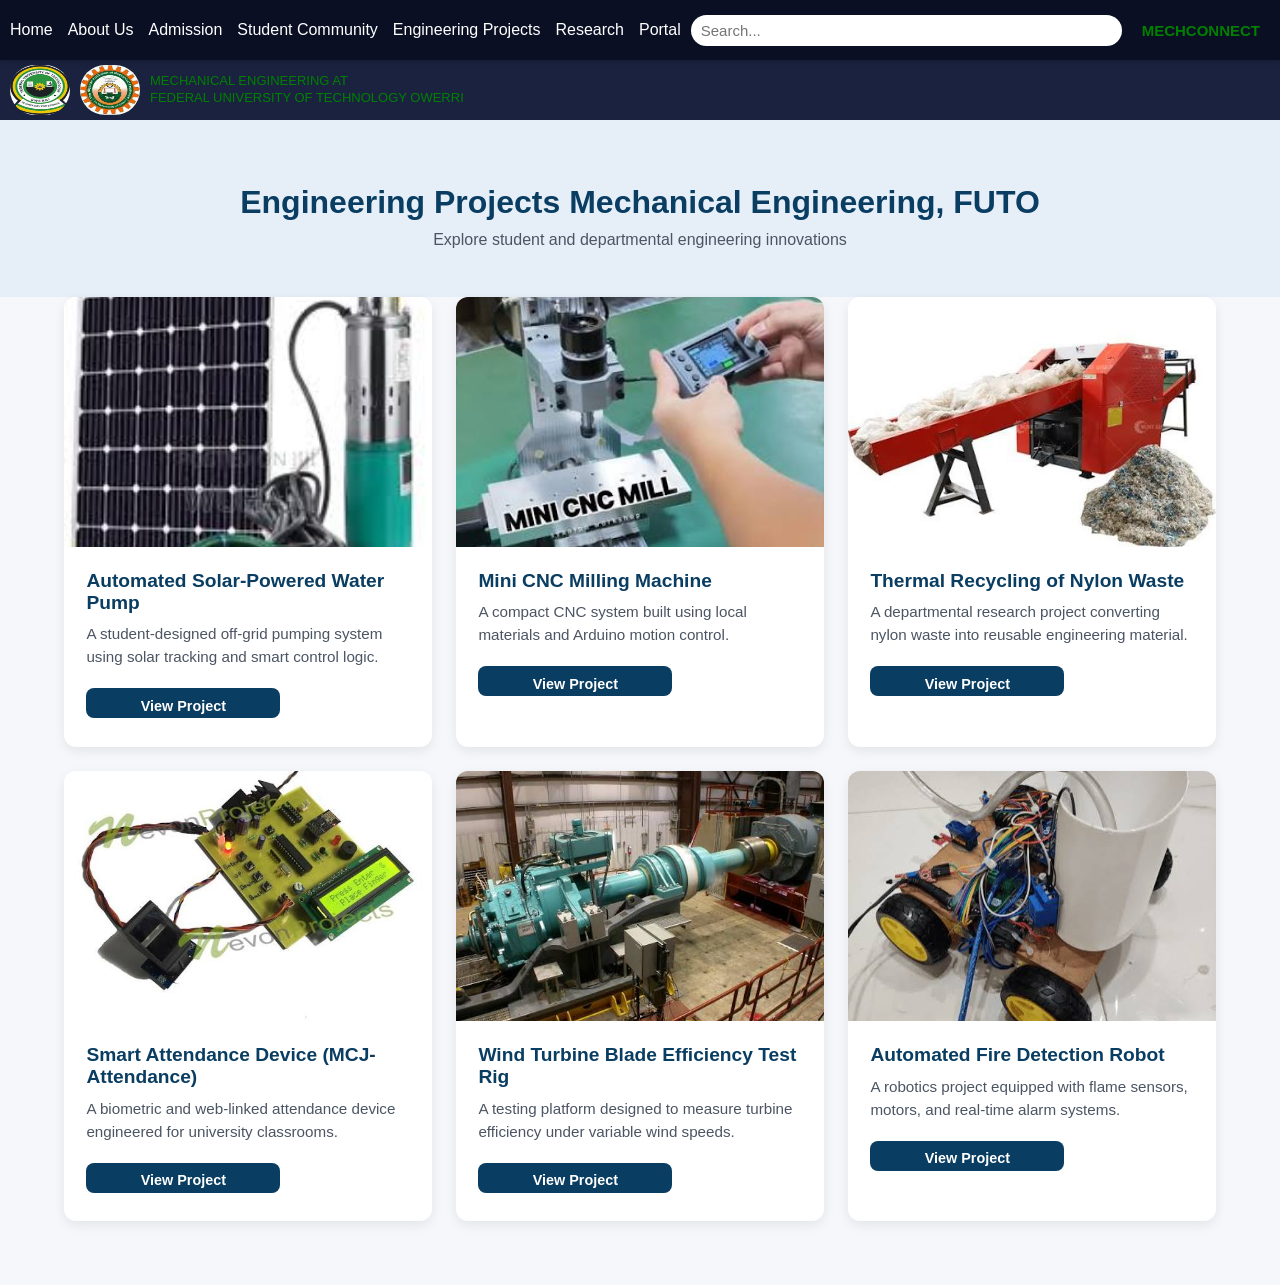
<file: project.html>
<!DOCTYPE html>
<html lang="en">
<head>
    <meta charset="UTF-8">
    <meta name="viewport" content="width=device-width, initial-scale=1.0">
    <title>Mechconnect Header</title>
    <link rel="stylesheet" href="style.css">
    <link rel="stylesheet" href="project.css">

</head>
<body>

<header class="mcj-header">
    <div class="mobile-nav-toggle">
        <div class="left">
            <span class="menu-icon" onclick="toggleMenu()">&#9776;</span>
        </div>

        <!-- ===== OVERLAY ===== -->
        <div id="overlay" class="overlay"></div>

        <!-- ===== SIDE MENU (DRAWER) ===== -->
        <div id="sideMenu" class="side-menu">
            <h2 class="menu-title">Mechconnect</h2>
            <ul class="menu-list">
                <li><a href="dashboard.html">Home</a></li>

                
                <!-- ===== About Us  ===== -->

                <li>
                    <a href="" class="dropdown-toggle">About Us </a>
                    <ul class="dropdown-menu">
                        <li><a href="department.html">Department</a></li>
                        <li><a href="staff.html">Staff</a></li>
                        <li><a href="facilities.html">Facilities</a></li>
                        <li><a href="program.html">program offer </a></li>
                        <li><a href="#">Research</a></li>
                    </ul>
                </li>

                <li>
                    <a href="#" class="dropdown-toggle">Admission</a>
                    <ul class="dropdown-menu">
                        <li><a href="https://futo.edu.ng/news/advertisement-for-2025-2026-futo-post-utme-and-direct-entry-screening-exercise">Entry Requirements</a></li>
                        <li><a href="#">Post UTME Update</a></li>
                        <li><a href="https://resources.futo.edu.ng/futo-admission-list-2025-2026/">Admission List</a></li>
                    </ul>
                </li>

                <li>
                    <a href="#" class="dropdown-toggle">Community</a>
                    <ul class="dropdown-menu">
                        <li><a href="#">Nimeche  Community</a></li>
                        <li><a href=" ">Social Club</a></li>
                        <li><a href="#">Project Community</a></li>
                    </ul>
                </li>
                    
            <!-- ===== Engineering Projects  ===== -->
            <li><a href="project.html">Engineering Projects</a></li
                                                                   
            <!-- ===== Research  ===== -->    
            <li><a href=" research.html">Research</a></li>
                
            <!-- ===== Portal  ===== -->
            <li><a href="index.html">Portal</a></li>
            </ul>
        </div>
    </div>

    <!-- DESKTOP NAV -->
    <nav class="desktop-nav">
        <ul class="desktop-nav-list">
            
            <li><a href="#" class="dropdown-toggle desktop-nav-link">Home</a>
            </li>
            
            <!-- desktop mode / About Us  ===== -->
            <li>
                <a href="" class="dropdown-toggle desktop-nav-link ">About Us</a>
                <ul class="dropdown-menu">
                    <li><a href="department.html">Department</a></li>
                    <li><a href="staff.html">Staff</a></li>
                    <li><a href="facilities.html">Facilities</a></li>
                    <li><a href="program.html">program offer </a></li>
                    <li><a href="#">Research</a></li>
                </ul>
            </li>

            <!-- desktop mode / Admission-->

            <li>
                <a href="" class="dropdown-toggle desktop-nav-link ">Admission</a>
                <ul class="dropdown-menu">
                    <li><a href="https://futo.edu.ng/news/advertisement-for-2025-2026-futo-post-utme-and-direct-entry-screening-exercise">Entry Requirements</a></li>
                    <li><a href="#">Post UTME Update</a></li>
                    <li><a href="https://resources.futo.edu.ng/futo-admission-list-2025-2026/">Admission List</a></li>
                </ul>
            </li>
                    
                    
            <!-- desktop mode / Student Community -->
            <li>
                <a href="#" class="dropdown-toggle desktop-nav-link ">Student Community</a>
                <ul class="dropdown-menu">
                    <li><a href="#">Nimeche  Community</a></li>
                    <li><a href=" ">Social Club</a></li>
                    <li><a href="#">Project Community</a></li>
                </ul>
            </li>

            <!--Desktop Mode/------- Engineering Project -->

            <li><a href="project.html" class="dropdown-toggle desktop-nav-link ">Engineering Projects</a>
            </li>

            <!--Desktop Mode/------- Research -->
            
            <li><a href=" research.html" class="dropdown-toggle desktop-nav-link ">Research</a></li>

            <!--Desktop Mode/ portal-->
            <li><a href="index.html" class="dropdown-toggle desktop-nav-link ">Portal</a></li>           
        </ul>
    </nav>


    <div class="middle">
        <input type="text" placeholder="Search..." class="search">
    </div>

    <div class="right">
        <span class="futo">MECHCONNECT</span>
    </div>
</header>

<div class="mechanical_futo_container">
    <img src="images/futo_image.jpeg" alt="FUTO Logo">
    <img src="images/MECH---DEPT.jpg" alt="FUTO Logo">
    <div class="mechanical_futo">
        MECHANICAL ENGINEERING AT<br>
        FEDERAL UNIVERSITY OF TECHNOLOGY OWERRI
    </div>
</div>
    
    
    <!-- HEADER -->
    <section class="projects-header">
        <h1>Engineering Projects Mechanical Engineering, FUTO</h1>
        <p>Explore student and departmental engineering innovations</p>
    </section>

    <!-- PROJECT GRID -->
    <section class="projects-container">

        <!-- CARD 1 -->
        <div class="project-card">
            <img class="project-image" src="images/solar_power.jpeg" alt="Project Image">
            <div class="project-content">
                <h3>Automated Solar-Powered Water Pump</h3>
                <p>A student-designed off-grid pumping system using solar tracking and smart control logic.</p>
                <a href="#" class="project-btn">View Project</a>
            </div>
        </div>

        <!-- CARD 2 -->
        <div class="project-card">
            <img class="project-image" src="images/milling.jpeg" alt="Project Image">
            <div class="project-content">
                <h3>Mini CNC Milling Machine</h3>
                <p>A compact CNC system built using local materials and Arduino motion control.</p>
                <a href="#" class="project-btn">View Project</a>
            </div>
        </div>

        <!-- CARD 3 -->
        <div class="project-card">
            <img class="project-image" src="images/nylon.jpeg" alt="Project Image">
            <div class="project-content">
                <h3>Thermal Recycling of Nylon Waste</h3>
                <p>A departmental research project converting nylon waste into reusable engineering material.</p>
                <a href="#" class="project-btn">View Project</a>
            </div>
        </div>

        <!-- CARD 4 -->
        <div class="project-card">
            <img class="project-image" src="images/smart_attendance.jpeg" alt="Project Image">
            <div class="project-content">
                <h3>Smart Attendance Device (MCJ-Attendance)</h3>
                <p>A biometric and web-linked attendance device engineered for university classrooms.</p>
                <a href="#" class="project-btn">View Project</a>
            </div>
        </div>

        <!-- CARD 5 -->
        <div class="project-card">
            <img class="project-image" src="images/wind_turbine.jpeg" alt="Project Image">
            <div class="project-content">
                <h3>Wind Turbine Blade Efficiency Test Rig</h3>
                <p>A testing platform designed to measure turbine efficiency under variable wind speeds.</p>
                <a href="#" class="project-btn">View Project</a>
            </div>
        </div>

        <!-- CARD 6 -->
        <div class="project-card">
            <img class="project-image" src="images/robot.jpeg" alt="Project Image">
            <div class="project-content">
                <h3>Automated Fire Detection Robot</h3>
                <p>A robotics project equipped with flame sensors, motors, and real-time alarm systems.</p>
                <a href="#" class="project-btn">View Project</a>
            </div>
        </div>

    </section>
<script src="script.js"></script>
</body>
</html>
</file>
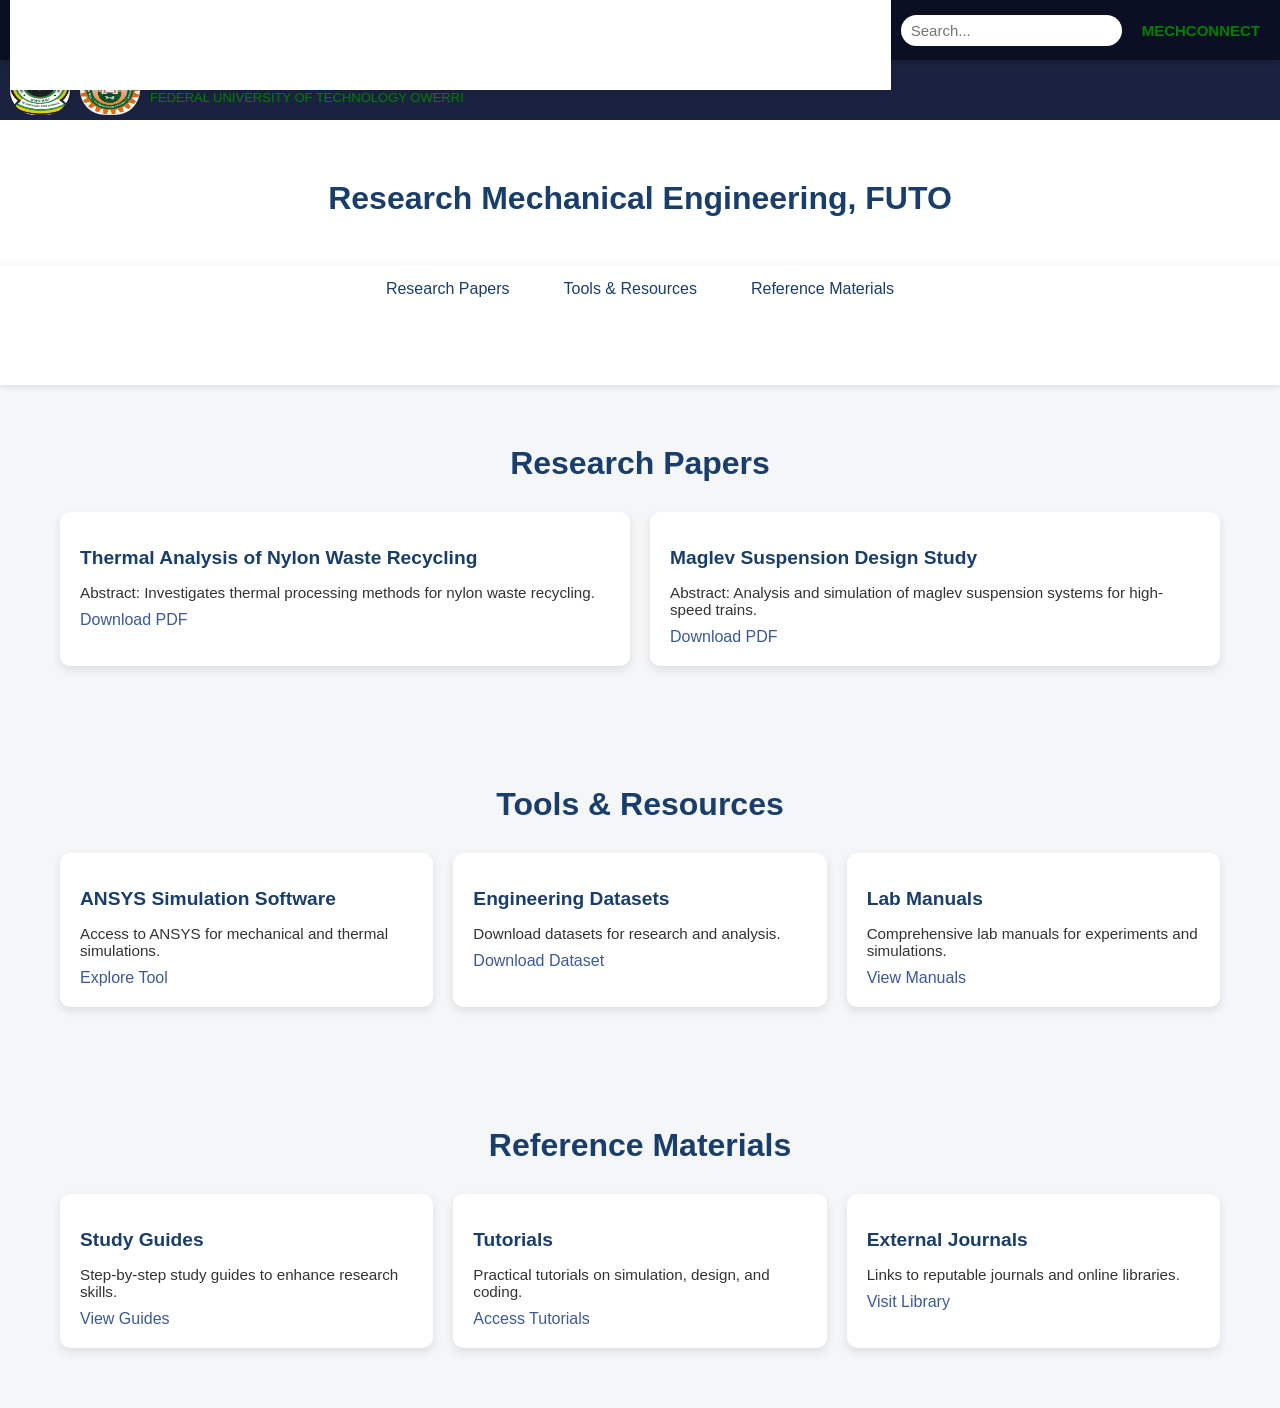
<file: research.html>
<!DOCTYPE html>
<html lang="en">
<head>
    <meta charset="UTF-8">
    <meta name="viewport" content="width=device-width, initial-scale=1.0">
    <title>Mechconnect Header</title>
    <link rel="stylesheet" href="style.css">
    <link rel="stylesheet" href="research.css">

</head>
<body>

<header class="mcj-header">
    <div class="mobile-nav-toggle">
        <div class="left">
            <span class="menu-icon" onclick="toggleMenu()">&#9776;</span>
        </div>

        <!-- ===== OVERLAY ===== -->
        <div id="overlay" class="overlay"></div>

        <!-- ===== SIDE MENU (DRAWER) ===== -->
        <div id="sideMenu" class="side-menu">
            <h2 class="menu-title">Mechconnect</h2>
            <ul class="menu-list">
                <li><a href="dashboard.html">Home</a></li>

                
                <!-- ===== About Us  ===== -->

                <li>
                    <a href="" class="dropdown-toggle">About Us </a>
                    <ul class="dropdown-menu">
                        <li><a href="department.html">Department</a></li>
                        <li><a href="staff.html">Staff</a></li>
                        <li><a href="facilities.html">Facilities</a></li>
                        <li><a href="program.html">program offer </a></li>
                        <li><a href="#">Research</a></li>
                    </ul>
                </li>

                <li>
                    <a href="#" class="dropdown-toggle">Admission</a>
                    <ul class="dropdown-menu">
                        <li><a href="https://futo.edu.ng/news/advertisement-for-2025-2026-futo-post-utme-and-direct-entry-screening-exercise">Entry Requirements</a></li>
                        <li><a href="#">Post UTME Update</a></li>
                        <li><a href="https://resources.futo.edu.ng/futo-admission-list-2025-2026/">Admission List</a></li>
                    </ul>
                </li>

                <li>
                    <a href="#" class="dropdown-toggle">Community</a>
                    <ul class="dropdown-menu">
                        <li><a href="#">Nimeche  Community</a></li>
                        <li><a href=" ">Social Club</a></li>
                        <li><a href="#">Project Community</a></li>
                    </ul>
                </li>
                    
            <!-- ===== Engineering Projects  ===== -->
            <li><a href="project.html">Engineering Projects</a></li
                                                                   
            <!-- ===== Research  ===== -->    
            <li><a href=" research.html">Research</a></li>
                
            <!-- ===== Portal  ===== -->
            <li><a href="index.html">Portal</a></li>
            </ul>
        </div>
    </div>

    <!-- DESKTOP NAV -->
    <nav class="desktop-nav">
        <ul class="desktop-nav-list">
            
            <li><a href="#" class="dropdown-toggle desktop-nav-link">Home</a>
            </li>
            
            <!-- desktop mode / About Us  ===== -->
            <li>
                <a href="" class="dropdown-toggle desktop-nav-link ">About Us</a>
                <ul class="dropdown-menu">
                    <li><a href="department.html">Department</a></li>
                    <li><a href="staff.html">Staff</a></li>
                    <li><a href="facilities.html">Facilities</a></li>
                    <li><a href="program.html">program offer </a></li>
                    <li><a href="#">Research</a></li>
                </ul>
            </li>

            <!-- desktop mode / Admission-->

            <li>
                <a href="" class="dropdown-toggle desktop-nav-link ">Admission</a>
                <ul class="dropdown-menu">
                    <li><a href="https://futo.edu.ng/news/advertisement-for-2025-2026-futo-post-utme-and-direct-entry-screening-exercise">Entry Requirements</a></li>
                    <li><a href="#">Post UTME Update</a></li>
                    <li><a href="https://resources.futo.edu.ng/futo-admission-list-2025-2026/">Admission List</a></li>
                </ul>
            </li>
                    
                    
            <!-- desktop mode / Student Community -->
            <li>
                <a href="#" class="dropdown-toggle desktop-nav-link ">Student Community</a>
                <ul class="dropdown-menu">
                    <li><a href="#">Nimeche  Community</a></li>
                    <li><a href=" ">Social Club</a></li>
                    <li><a href="#">Project Community</a></li>
                </ul>
            </li>

            <!--Desktop Mode/------- Engineering Project -->

            <li><a href="project.html" class="dropdown-toggle desktop-nav-link ">Engineering Projects</a>
            </li>

            <!--Desktop Mode/------- Research -->
            
            <li><a href=" research.html" class="dropdown-toggle desktop-nav-link ">Research</a></li>

            <!--Desktop Mode/ portal-->
            <li><a href="index.html" class="dropdown-toggle desktop-nav-link ">Portal</a></li>           
        </ul>
    </nav>


    <div class="middle">
        <input type="text" placeholder="Search..." class="search">
    </div>

    <div class="right">
        <span class="futo">MECHCONNECT</span>
    </div>
</header>

<div class="mechanical_futo_container">
    <img src="images/futo_image.jpeg" alt="FUTO Logo">
    <img src="images/MECH---DEPT.jpg" alt="FUTO Logo">
    <div class="mechanical_futo">
        MECHANICAL ENGINEERING AT<br>
        FEDERAL UNIVERSITY OF TECHNOLOGY OWERRI
    </div>
</div>
    
    
    <!-- Header -->
    <header class="research_header">
        <h1>Research Mechanical Engineering, FUTO</h1>
        <p>Access papers, tools, and resources to support your learning and research</p>
    </header>

    <!-- Sticky Navigation -->
    <nav>
        <ul>
            <li><a href="#papers">Research Papers</a></li>
            <li><a href="#tools">Tools & Resources</a></li>
            <li><a href="#references">Reference Materials</a></li>
        </ul>
    </nav>

    <!-- Research Papers Section -->
    <section id="papers">
        <h2>Research Papers</h2>
        <div class="card-container">
            <div class="card">
                <div class="card-icon"><i class="fas fa-file-pdf"></i></div>
                <h3>Thermal Analysis of Nylon Waste Recycling</h3>
                <p>Abstract: Investigates thermal processing methods for nylon waste recycling.</p>
                <a href="#">Download PDF</a>
            </div>
            <div class="card">
                <div class="card-icon"><i class="fas fa-file-pdf"></i></div>
                <h3>Maglev Suspension Design Study</h3>
                <p>Abstract: Analysis and simulation of maglev suspension systems for high-speed trains.</p>
                <a href="#">Download PDF</a>
            </div>
        </div>
    </section>

    <!-- Tools & Resources Section -->
    <section id="tools">
        <h2>Tools & Resources</h2>
        <div class="card-container">
            <div class="card">
                <div class="card-icon"><i class="fas fa-cogs"></i></div>
                <h3>ANSYS Simulation Software</h3>
                <p>Access to ANSYS for mechanical and thermal simulations.</p>
                <a href="#">Explore Tool</a>
            </div>
            <div class="card">
                <div class="card-icon"><i class="fas fa-database"></i></div>
                <h3>Engineering Datasets</h3>
                <p>Download datasets for research and analysis.</p>
                <a href="#">Download Dataset</a>
            </div>
            <div class="card">
                <div class="card-icon"><i class="fas fa-book"></i></div>
                <h3>Lab Manuals</h3>
                <p>Comprehensive lab manuals for experiments and simulations.</p>
                <a href="#">View Manuals</a>
            </div>
        </div>
    </section>

    <!-- Reference Materials Section -->
    <section id="references">
        <h2>Reference Materials</h2>
        <div class="card-container">
            <div class="card">
                <div class="card-icon"><i class="fas fa-chalkboard-teacher"></i></div>
                <h3>Study Guides</h3>
                <p>Step-by-step study guides to enhance research skills.</p>
                <a href="#">View Guides</a>
            </div>
            <div class="card">
                <div class="card-icon"><i class="fas fa-book-reader"></i></div>
                <h3>Tutorials</h3>
                <p>Practical tutorials on simulation, design, and coding.</p>
                <a href="#">Access Tutorials</a>
            </div>
            <div class="card">
                <div class="card-icon"><i class="fas fa-university"></i></div>
                <h3>External Journals</h3>
                <p>Links to reputable journals and online libraries.</p>
                <a href="#">Visit Library</a>
            </div>
        </div>
    </section>
<script src="script.js"></script>
</body>
</html>
</file>
<file: style.css>
/* ========================= */
/* GLOBAL STYLES             */
/* ========================= */
* {
    margin: 0;
    padding: 0;
    box-sizing: border-box;
    font-family: 'Roboto', sans-serif;
}

body {
    width: 100%;
}

/* ========================= */
/* HEADER / NAVIGATION       */
/* ========================= */
.mcj-header {
    width: 100%;
    height: 60px;
    position: fixed;
    top: 0;
    left: 0;
    background: #0a0f24;
    color: white;
    display: flex;
    align-items: center;
    justify-content: space-between;
    padding: 0 10px;
    box-shadow: 0 2px 6px rgba(0,0,0,0.2);
    z-index: 500;
}

.left {
    display: flex;
    align-items: center;
    gap: 20px;
}

.menu-icon {
    font-size: 26px;
    cursor: pointer;
}

/* ===== OVERLAY ===== */
.overlay {
    position: fixed;
    top: 0;
    left: 0;
    width: 100%;
    height: 100%;
    background: rgba(0,0,0,0.5);
    opacity: 0;
    visibility: hidden;
    transition: 0.3s ease;
    z-index: 250;
}

.overlay.show {
    opacity: 1;
    visibility: visible;
}

/* ===== SIDE MENU ===== */
.side-menu {
    height: 100%;
    width: 260px;
    position: fixed;
    top: 0;
    left: -260px;
    background: #0b0f25;
    color: white;
    padding: 20px;
    transition: 0.3s ease;
    z-index: 300;
    overflow: hidden;
    box-sizing: border-box;
}

.side-menu.show {
    left: 0;
}

/* ===== MENU TITLE ===== */
.menu-title {
    font-size: 22px;
    margin-bottom: 25px;
    font-weight: 700;
    letter-spacing: 1px;
    color: #22d3ee;
}

/* ===== MENU LIST ===== */
.menu-list {
    list-style: none;
    padding: 0;
    margin: 0;
}

.menu-list li {
    margin-bottom: 20px;
}

.menu-list li a {
    color: #e5e7eb;
    text-decoration: none;
    font-size: 16px;
    font-weight: 500;
    transition: 0.2s;
}

.menu-list li a:hover {
    color: #22d3ee;
}

.middle {
    flex: 1;
    display: flex;
    justify-content: center;
    padding: 0 10px;
}

.search {
    width: 100%;
    padding: 7px 10px;
    border-radius: 20px;
    border: none;
    outline: none;
    font-size: 15px;
}

.right .futo {
    display: flex;
    font-size: 15px;
    font-weight: bold;
    color: green;
    padding: 0px 10px;
}

/* ===== DROPDOWN ===== */
.dropdown-toggle {
    text-decoration: none;
}

.dropdown-menu {
    display: none;
    background-color: #1565c0;
    min-width: 200px;
    border-radius: 4px;
    overflow: hidden;
    flex-direction: column;
    z-index: 1000;
}

.dropdown-menu a {
    padding: 5px 10px;
    border-bottom: 1px solid #0d47a1;
    display: block;
    color: white;
    text-decoration: none;
}

.dropdown-menu a:last-child {
    border-bottom: none;
}

.dropdown-menu.show {
    display: flex;
}



/* ===== DESKTOP NAV ===== */
.desktop-nav {
    display: none;
}

.desktop-nav-list{
    display: flex;
    gap: 15px;
    list-style: none;
}

.desktop-nav-link {
    color:#ffff ;
    text-decoration: none;
    font-weight: 500;
    font-size: 16px;
    transition: 0.3s;
    position: relative;
    padding: 5px 0;
}

.desktop-nav-link:hover {
    color: #22d3ee;
}



.desktop-nav-link:hover::after {
    width: 100%;
}

/* ===== RESPONSIVE ===== */
@media (min-width: 768px) {
    .desktop-nav {
        display: flex;
    }
    .mobile-nav-toggle {
        display: none;
    }
    
    .middle {
    padding: 0 10px;
}


/* ===== DROPDOWN ===== */
.dropdown-toggle {
    text-decoration: none;
}

.dropdown-menu {
    display: none;
    background-color: #1565c0;
    min-width: 100px;
    border-radius: 4px;
    overflow: hidden;
    flex-direction: column;
    z-index: 1000;
    position: absolute;
}

.dropdown-menu a {
    padding: 5px 10px;
    border-bottom: 1px solid #0d47a1;
    display: block;
    color: white;
    text-decoration: none;
}

.dropdown-menu a:last-child {
    border-bottom: none;
}

.dropdown-menu.show {
    display: flex;
}

}


/* ========================= */
/* MECHANICAL FUTO CONTAINER */
/* ========================= */
.mechanical_futo_container {
    display: flex;
    position: fixed;
    top: 60px;
    width: 100%;
    align-items: center;
    padding: 5px 10px;
    background: #1A223F;
    font-size: 12px;
    z-index: 260;
}

.mechanical_futo_container img {
    width: 60px;
    height: 50px;
    margin-right: 10px;
    border-radius: 30px;
}

.mechanical_futo {
    font-size: 13px;
    font-weight: 500;
    color: green;
    line-height: 1.3;
}
/* ========================= */
/* HERO BANNER               */
/* ========================= */
.hero_banner {
    position: relative;
    margin-top: 119px;
    width: 100%;
    height: 70vh;
    display: flex;
    align-items: center;
    justify-content: center;
    background: rgba(10, 15, 36, 0.7);
    overflow: hidden;
}

.home_page_img {
    width: 100%;
    height: 100%;
    object-fit: cover;
    position: absolute;
    top: 0;
    left: 0;
    z-index: 1;
}

.hero-content {
    position: relative;
    bottom: 10px;
    z-index: 3;
    max-width: 800px;
    padding: 20px;
    text-align: left;
    color: white;
}

.hero-content h1 {
    font-size: 25px;
    margin-bottom: 20px;
}

.hero-content p {
    font-size: 1.2rem;
    margin-bottom: 20px;
}

.hero-content .btn {
    display: inline-block;
    padding: 12px 25px;
    background: #22d3ee;
    color: #0b0f25;
    font-weight: 600;
    border-radius: 8px;
    text-decoration: none;
    margin: 5px 10px 0 0;
    transition: 0.3s;
}

.hero-content .btn:hover {
    background: #0fbad1;
}

/* ========================= */
/* HIGHLIGHTS CARD SECTION    */
/* ========================= */
.highlights-card-section {
    padding: 50px 20px;
    background: #0ef2f7;
    width: 100%;
}

.cards-wrapper {
    display: grid;
    grid-template-columns: repeat(auto-fit, minmax(200px,1fr));
    gap: 25px;
}

.info-card {
    background: white;
    padding: 30px 20px;
    border-radius: 15px;
    text-align: center;
    box-shadow: 0 8px 20px rgba(0,0,0,0.08);
    transition: 0.3s ease;
}

.info-card:hover {
    transform: translateY(-8px);
    box-shadow: 0 12px 26px rgba(0,0,0,0.12);
}

.info-card h3 {
    font-size: 1.5rem;
    margin-bottom: 10px;
}

.info-card p {
    font-size: 1rem;
    margin-bottom: 15px;
}

.card-btn {
    display: inline-block;
    padding: 12px 22px;
    background: #22d3ee;
    color: #0a0f24;
    text-decoration: none;
    font-weight: 600;
    border-radius: 10px;
    transition: 0.3s;
}

.card-btn:hover {
    background: #0fbad1;
}

@media (max-width: 900px) {
    .cards-wrapper {
        grid-template-columns: 1fr 1fr;
    }
}

@media (max-width: 600px) {
    .cards-wrapper {
        grid-template-columns: 1fr;
    }
}

/* ========================= */
/* WHY CHOOSE SECTION        */
/* ========================= */
.why-choose-section {
    padding: 50px 20px;
    background: #f0f8ff;
    text-align: center;
}

.why-title {
    font-size: 2rem;
    font-weight: 700;
    margin-bottom: 15px;
    color: #0a0f24;
}

.why-subtext {
    font-size: 1.1rem;
    color: #444;
    margin-bottom: 40px;
    line-height: 1.6;
}

.benefits-wrapper {
    display: grid;
    grid-template-columns: repeat(auto-fit, minmax(180px, 1fr));
    gap: 20px;
    margin-bottom: 30px;
}

.benefit-card {
    background: white;
    padding: 25px 15px;
    border-radius: 12px;
    box-shadow: 0 8px 18px rgba(0,0,0,0.12);
    transition: transform 0.3s ease, box-shadow 0.3s ease;
}

.benefit-card:hover {
    transform: translateY(-6px);
    box-shadow: 0 12px 26px rgba(0,0,0,0.16);
}

.benefit-card .icon {
    font-size: 36px;
    margin-bottom: 15px;
}

.benefit-card h3 {
    font-size: 1.2rem;
    margin-bottom: 10px;
    color: #0a0f24;
}

.benefit-card p {
    font-size: 0.95rem;
    color: #555;
    line-height: 1.5;
}

.why-cta {
    display: inline-block;
    padding: 12px 30px;
    background-color: #22d3ee;
    color: #0a0f24;
    font-weight: 600;
    border-radius: 8px;
    text-decoration: none;
    transition: 0.3s ease;
}

.why-cta:hover {
    background-color: #0fbad1;
}

@media (max-width: 600px) {
    .benefits-wrapper {
        grid-template-columns: 1fr;
    }
}

/* ========================= */
/* MINI ABOUT SECTION        */
/* ========================= */
.mini-about {
    display: flex;
    align-items: center;
    gap: 30px;
    padding: 50px 20px;
    background: #adf2f7;
    width: 100%;
}

.about-image img {
    width: 100%;
    max-width: 420px;
    border-radius: 12px;
    box-shadow: 0 8px 18px rgba(0,0,0,0.12);
}

.about-text {
    max-width: 600px;
}

.about_test_h2 {
    font-size: 2rem;
    margin-bottom: 12px;
    color: #0a0f24;
}

.about-text p {
    font-size: 1.1rem;
    margin-bottom: 18px;
    color: #444;
    line-height: 1.6;
}

.about-btn {
    display: inline-block;
    background: #22d3ee;
    padding: 12px 22px;
    border-radius: 8px;
    font-weight: 600;
    color: #0a0f24;
    text-decoration: none;
    transition: 0.3s ease;
}

.about-btn:hover {
    background: #0fbad1;
}

@media (max-width: 850px) {
    .mini-about {
        flex-direction: column;
        text-align: center;
    }
    
    .about-image img {
        max-width: 90%;
    }
}

/* ========================= */
/* PROJECTS SECTION          */
/* ========================= */
.projects-section {
    padding: 80px 0;
    text-align: center;
}

.project_container {
    display: flex;
    overflow-x: auto;
    gap: 10px;
    padding-left: 10px;
    padding-top:20px;
    text-align: center;
}

.project_card {
    flex: 0 0 auto;
    width: 300px;
    height: 400px;
    background: #FFFFFF;
    text-align: center;
    border: 1px solid #e2d3ee;
    border-radius: 5px;
    box-shadow: 0 8px 18px rgba(0,0,0,0.12);
}

.project_image {
    width: 100%;
    height: 200px;
    object-fit: cover;
    border-radius: 2px;
    margin-bottom: 5px;
}

.project_name {
    font-size: 15px;
    font-weight: 700;
    margin-bottom: 8px;
    color: #0a0f24;
}

.project_creator, .creator_level, .project_info {
    line-height: 18px;
    font-size: 15px;
    font-family: roboto;
    color: #0a0f24;
    margin-bottom: 10px;
}

.project-btn {
    display: block;
    width: 60%;
    height: 30px;
    background: red;
    color: white;
    text-align: center;
    padding: 5px 0;
    border-radius: 5px;
    text-decoration: none;
    margin: 0 auto;
}

.project-btn:hover {
    background: #0fbad1;
}


/* ========================= */
/* EVENTS HIGHLIGHT          */
/* ========================= */
.events-highlight {
    width: 100%;
    padding: 30px 5px;
    background: white;
}

.event_container {
    display: flex;
    overflow-x: auto;
    gap: 10px;
}

.event_card {
    display: flex;
    flex: 0 0 auto;
    width: 330px;
    height: 400px;
    background: yellow;
}

.events-title {
    font-family: roboto, aria;
    font-size: 45px;
    padding: 30px 10px 0 10px;
}

.event_card p {
    font-family: roboto, aria;
    font-size: 15px;
    padding: 10px 10px;
}

.event_btn {
    display: block;
    width: 100px;
    height: 30px;
    background: red;
    color: white;
    text-align: center;
    padding: 5px 5px;
    border-radius: 5px;
    text-decoration: none;
}

.event_btn:hover {
    background: #0fbad1;
}

.event_card a{
    margin-left:20px;
    }

.more_news{
    margin-top:30px;
    text-align: center;
    }
.view_more_news{
    display: inline-block;
    background: #22d3ee;
    color: #0a0f24;
    padding: 12px 25px;
    border-radius: 8px;
    font-weight: 600;
    text-decoration: none;
    transition: 0.3s ease;
}
.view_more_news:hover {
    background: #0fbad5;
}

/* ========================= */
/* TESTIMONIALS SECTION      */
/* ========================= */
.testimonials-section {
    padding: 50px 20px;
    background: #def2f7;
    width: 100%;
}

.testimonials-title {
    text-align: center;
    font-size: 2rem;
    font-weight: 700;
    margin-bottom: 10px;
    color: #0a0f24;
}

.testimonials-subtitle {
    text-align: center;
    font-size: 1.1rem;
    margin-bottom: 30px;
    color: #444;
}

.testimonials-container {
    display: flex;
    overflow-x: auto;
    gap: 15px;
    padding-bottom: 10px;
    scroll-behavior: smooth;
}

.testimonial-card {
    flex: 0 0 auto;
    width: 250px;
    background: white;
    border-radius: 12px;
    padding: 20px;
    box-shadow: 0 8px 18px rgba(0,0,0,0.12);
    text-align: center;
}

.testimonial-photo {
    width: 80px;
    height: 80px;
    border-radius: 50%;
    object-fit: cover;
    margin-bottom: 10px;
    border: 2px solid #22d3ee;
}

.student-name {
    font-size: 1.1rem;
    font-weight: 700;
    color: #0a0f24;
    margin-bottom: 5px;
}

.student-level {
    font-size: 0.9rem;
    color: #777;
    margin-bottom: 10px;
}

.testimonial-text {
    font-size: 0.95rem;
    color: #444;
    line-height: 1.4;
}

.testimonial-cta {
    text-align: center;
    margin-top: 30px;
}

.cta-btn {
    display: inline-block;
    background: #22d3ee;
    color: #0a0f24;
    padding: 12px 25px;
    border-radius: 8px;
    font-weight: 600;
    text-decoration: none;
    transition: 0.3s ease;
}

.cta-btn:hover {
    background: #0fbad1;
}

@media (max-width: 600px) {
    .testimonial-card {
        width: 220px;
        padding: 15px;
    }
}

/* ========================= */
/* CTA SECTION               */
/* ========================= */
.cta {
    width: 100%;
    padding: 40px 20px;
    background: #0a0f24;
    color: white;
    text-align: center;
}

.cta-title {
    font-size: 26px;
    font-weight: bold;
    margin-bottom: 20px;
}

.cta-buttons {
    display: flex;
    justify-content: center;
    gap: 20px;
}

.cta-btn {
    display: inline-block;
    padding: 10px 20px;
    background: #f4c430;
    color: #0a0f24;
    border-radius: 6px;
    text-decoration: none;
    font-weight: bold;
}

.portal {
    background: white;
    color: #0a0f24;
}

/* ========================= */
/* FOOTER SECTION            */
/* ========================= */
.mcj-footer {
    width: 100%;
    background: #020611;
    color: white;
    padding: 40px 20px;
    display: grid;
    grid-template-columns: repeat(3, 1fr);
    gap: 20px;
}

.footer-section h3 {
    font-size: 18px;
    margin-bottom: 12px;
}

.footer-section p,
.footer-section li {
    font-size: 14px;
    margin: 5px 0;
}

.footer-section ul {
    list-style: none;
    padding: 0;
}

.footer-section a {
    color: #f4c430;
    text-decoration: none;
}

/* ========================= */
/* END OF CSS                */
/* ========================= */
</file>
<file: about_mechconnect.css>
body {
        margin: 0;
        font-family: Arial, Helvetica, sans-serif;
        background: #f5f7fb;
        color: #1f2937;
    }

    /* HEADER */
    .Mechconnect_header {
        background: linear-gradient(135deg, #1e3a8a, #1e40af);
        padding: 70px 20px 50px;
        text-align: center;
        color: white;
        margin-top:120px;
    }
    .Mechconnect_header h1 {
        font-size: 34px;
        font-weight: 800;
        margin: 0 0 10px;
    }
    .Mechconnect_header p {
        font-size: 18px;
        opacity: 0.95;
    }

    /* CONTENT WRAPPER */
    .content {
        max-width: 1100px;
        margin: auto;
        padding: 50px 20px;
        line-height: 1.75;
    }

    /* SECTION TITLE */
    .section-title {
        font-size: 26px;
        font-weight: 800;
        margin-bottom: 15px;
        color: #1e3a8a;
        text-align: center;
    }

    /* CARD WRAPPER */
    .card {
        background: white;
        padding: 25px;
        margin-top: 30px;
        border-radius: 14px;
        box-shadow: 0 4px 12px rgba(0,0,0,0.08);
        border: 1px solid #e5e7eb;
    }
    .card h3 {
        margin-top: 0;
        font-size: 22px;
        font-weight: 700;
        color: #1e3a8a;
        margin-bottom: 12px;
    }
    .card p {
        font-size: 16px;
        color: #374151;
    }

    /* GRID */
    .grid {
        display: grid;
        grid-template-columns: repeat(auto-fit, minmax(270px, 1fr));
        gap: 25px;
        margin-top: 20px;
    }

    /* FEATURES CARD */
    .feature-card {
        background: white;
        padding: 22px;
        border-radius: 12px;
        box-shadow: 0 4px 10px rgba(0,0,0,0.06);
        border: 1px solid #e5e7eb;
        transition: 0.25s;
    }
    .feature-card:hover {
        transform: translateY(-6px);
        box-shadow: 0 6px 18px rgba(0,0,0,0.12);
        border-color: #1e3a8a;
    }
    .feature-card h4 {
        margin: 0 0 10px;
        font-size: 19px;
        color: #1e40af;
        font-weight: 700;
    }
    .feature-card p {
        margin: 0;
        color: #374151;
        font-size: 15px;
    }

    /* FOOTER */
    .footer {
        text-align: center;
        padding: 30px;
        margin-bottom: 0px;
        background: #1e3a8a;
        color: white;
        font-size: 14px;
    }
</file>
<file: department .css>
/* ===== BASIC RESET ===== */
        * {
            margin: 0;
            padding: 0;
            box-sizing: border-box;
        }

        body {
            font-family: Arial, sans-serif;
            line-height: 1.6;
            color: #333;
            background-color: #f9f9f9;
        }

        

        /* ===== SIDEBAR ===== */
        .sidebar {
            position: relative;
            margin-top: 119px;
            left: 0;
            width: 100%;
            height: auto;
            color: #fff;
            overflow-y: auto;
        }

        .sidebar a {
            display: block;
            color: green;
            text-decoration: none;
            padding: 15px 20px;
            border-bottom: 1px solid #1565c0;
        }

        .sidebar a:hover {
            background-color: #1565c0;
        }

        /* ===== CONTAINER ===== */
        .container {
            max-width: 1100px;
            margin: 0 auto;
            padding: 0 20px;
        }

        /* ===== DEPARTMENT HEADER ===== */
        .department_quick_link {
            background-color: #1565c0;
            color: #fff;
            padding: 40px 20px;
            text-align: center;
        }

        header h1 {
            font-size: 2.5em;
            margin-bottom: 10px;
        }

        header p {
            font-size: 1.2em;
        }

        /* ===== MAIN CONTENT ===== */
        main {
            margin-left: 270px;
            padding: 20px;
        }

        section {
            margin-bottom: 50px;
        }

        section h2 {
            color: #1565c0;
            margin-bottom: 15px;
            font-size: 1.8em;
        }

        section p {
            margin-bottom: 15px;
        }

        section ul {
            margin-left: 20px;
            margin-bottom: 15px;
        }

        section li {
            margin-bottom: 10px;
        }
</file>
<file: facilities.css>
/* Global Styles */
    body {
      font-family: 'Arial', sans-serif;
      margin: 0;
      padding: 0;
      background-color: #f5f6fa;
      color: #333;
      margin-top:170px;
    }
    h1, h2 {
      color: #1e3a8a; /* Deep blue */
    }
    h1 {
      text-align: center;
      margin-top: 40px;
      font-size: 2.5rem;
    }
    p {
      text-align: center;
      max-width: 800px;
      margin: 10px auto 40px auto;
      font-size: 1.1rem;
      line-height: 1.6;
    }

    /* Grid Container */
    .facilities-grid {
      display: grid;
      gap: 25px;
      padding: 0 20px 50px 20px;
      max-width: 1200px;
      margin: 0 auto;
      grid-template-columns: repeat(auto-fit, minmax(280px, 1fr));
    }

    /* Card Styles */
    .facility-card {
      background-color: #fff;
      border-radius: 12px;
      padding: 25px;
      box-shadow: 0 6px 18px rgba(0,0,0,0.1);
      transition: transform 0.3s, box-shadow 0.3s;
      display: flex;
      flex-direction: column;
      align-items: center;
      text-align: center;
    }
    .facility-card:hover {
      transform: translateY(-5px);
      box-shadow: 0 12px 25px rgba(0,0,0,0.15);
    }
    .facility-icon {
      font-size: 3rem;
      margin-bottom: 15px;
      color: #1e3a8a;
    }
    .facility-card h3 {
      margin: 10px 0;
      font-size: 1.5rem;
      color: #1e3a8a;
    }
    .facility-card ul {
      list-style-type: none;
      padding: 0;
      margin: 0;
      font-size: 1rem;
    }
    .facility-card ul li {
      margin: 5px 0;
    }

    /* Footer / Purpose */
    .purpose {
      max-width: 900px;
      margin: 0 auto 50px auto;
      font-size: 1.1rem;
      line-height: 1.6;
      color: #555;
      text-align: center;
      padding: 0 20px;
    }

    /* Responsive Text */
    @media (max-width: 600px) {
      h1 {
        font-size: 2rem;
      }
      .facility-card h3 {
        font-size: 1.3rem;
      }
    }
</file>
<file: program.css>
/* CSS Variables for Engineering Theme */
    :root {
      --primary: #1e3a8a;        /* Engineering Blue */
      --primary-blue: #1e3a8a;
      --accent: #dc2626;         /* Accent red */
      --accent-blue: #2563eb;    /* complementary blue for accents */
      --dark: #0f172a;           /* Dark Blue/Black */
      --white: #ffffff;
      --light: #f8fafc;          /* Light Gray/White */
      --light-gray: #eef2f7;
      --gray: #64748b;           /* Medium Gray */
      --light-blue: #dbeafe;     /* Light Blue */
      --border-radius: 12px;
      --shadow: 0 4px 12px rgba(0,0,0,0.08);
      --shadow-hover: 0 8px 20px rgba(0,0,0,0.12);
      --transition: all 0.3s ease;
      --max-width: 1200px;
    }

    /* Base Reset */
    * { box-sizing: border-box; margin: 0; padding: 0; }
    html { scroll-behavior: smooth; }
    body {
      font-family: "Segoe UI", Tahoma, Geneva, Verdana, sans-serif;
      color: var(--dark);
      background: var(--white);
      line-height: 1.6;
      -webkit-font-smoothing: antialiased;
      -moz-osx-font-smoothing: grayscale;
    
}

    /* Page container */
    .container {
      width: 100%;
      max-width: var(--max-width);
      margin: 0 auto;
      padding: 0 20px;
    }

    /* Header */
    header {
      background: linear-gradient(135deg, var(--dark) 0%, var(--primary) 100%);
      color: white;
      padding: 3rem 0;
      text-align: center;
      position: relative;
      overflow: hidden;
    }
    header::before {
      content: "";
      position: absolute;
      inset: 0;
      background-image: url("data:image/svg+xml,%3Csvg width='100' height='100' viewBox='0 0 100 100' xmlns='http://www.w3.org/2000/svg'%3E%3Cpath d='M11 18c3.866 0 7-3.134 7-7s-3.134-7-7-7-7 3.134-7 7 3.134 7 7 7zm48 25c3.866 0 7-3.134 7-7s-3.134-7-7-7-7 3.134-7 7 3.134 7 7 7zm-43-7c1.657 0 3-1.343 3-3s-1.343-3-3-3-3 1.343-3 3 1.343 3 3 3zm63 31c1.657 0 3-1.343 3-3s-1.343-3-3-3-3 1.343-3 3 1.343 3 3 3zM34 90c1.657 0 3-1.343 3-3s-1.343-3-3-3-3 1.343-3 3 1.343 3 3 3zm56-76c1.657 0 3-1.343 3-3s-1.343-3-3-3-3 1.343-3 3 1.343 3 3 3zM12 86c2.21 0 4-1.79 4-4s-1.79-4-4-4-4 1.79-4 4 1.79 4 4 4zm28-65c2.21 0 4-1.79 4-4s-1.79-4-4-4-4 1.79-4 4 1.79 4 4 4zm23-11c2.76 0 5-2.24 5-5s-2.24-5-5-5-5 2.24-5 5 2.24 5 5 5zm-6 60c2.21 0 4-1.79 4-4s-1.79-4-4-4-4 1.79-4 4 1.79 4 4 4zm29 22c2.76 0 5-2.24 5-5s-2.24-5-5-5-5 2.24-5 5 2.24 5 5 5zM32 63c2.76 0 5-2.24 5-5s-2.24-5-5-5-5 2.24-5 5 2.24 5 5 5zm57-13c2.76 0 5-2.24 5-5s-2.24-5-5-5-5 2.24-5 5 2.24 5 5 5zm-9-21c1.105 0 2-.895 2-2s-.895-2-2-2-2 .895-2 2 .895 2 2 2zM60 91c1.105 0 2-.895 2-2s-.895-2-2-2-2 .895-2 2 .895 2 2 2zM35 41c1.105 0 2-.895 2-2s-.895-2-2-2-2 .895-2 2 .895 2 2 2zM12 60c1.105 0 2-.895 2-2s-.895-2-2-2-2 .895-2 2 .895 2 2 2z' fill='%231e3a8a' fill-opacity='0.03' fill-rule='evenodd'/%3E%3C/svg%3E");
      opacity: 0.25;
      pointer-events: none;
    }
    .header-content { position: relative; z-index: 2; }

    header h1 {
      font-size: 2.6rem;
      font-weight: 800;
      margin-bottom: 0.75rem;
      text-shadow: 0 2px 4px rgba(0,0,0,0.18);
    }
    .subtitle {
      font-size: 1.05rem;
      opacity: 0.95;
      max-width: 900px;
      margin: 0 auto;
    }

    /* Quick Chapter Links (sticky) */
    #quick-link-bar {
      background: var(--light);
      border-bottom: 1px solid #e7eef7;
      position: sticky;
      top: 0;
      z-index: 1000;
      box-shadow: 0 2px 10px rgba(0,0,0,0.04);
    }
    .quick-link-row {
      display:flex;
      align-items:center;
      justify-content:space-between;
      gap:12px;
      padding: 0.6rem 0;
    }
    .quick-links {
      display:flex;
      gap: 0.75rem;
      align-items:center;
      overflow-x: auto;
      padding: 0.5rem 0;
      -webkit-overflow-scrolling: touch;
    }
    .quick-links::-webkit-scrollbar { display: none; }
    .quick-links a {
      display:inline-block;
      text-decoration:none;
      color: var(--dark);
      font-weight:600;
      white-space:nowrap;
      padding: 0.45rem 0.85rem;
      border-radius: 999px;
      border: 2px solid transparent;
      transition: var(--transition);
    }
    .quick-links a:hover { color: var(--primary); background: rgba(30,58,138,0.05); border-color: var(--primary); }
    .quick-links a.active { background: var(--primary); color: var(--white); border-color: var(--primary); }

    .mobile-menu-btn {
      display: none;
      background: none;
      border: none;
      font-size: 1.25rem;
      color: var(--primary);
      cursor: pointer;
    }

    /* Sections */
    section { padding: 5rem 0; }
    section:nth-child(even) { background: var(--light-gray); }
    .section-title {
      text-align:center;
      margin-bottom: 2.25rem;
      position:relative;
    }
    .section-title h2 { font-size:1.6rem; margin-bottom:.5rem; color:var(--dark); }
    .section-title p { color:var(--gray); }

    .section-underline {
      width: 72px;
      height: 4px;
      margin: 10px auto 0;
      background: linear-gradient(90deg, transparent, var(--primary-blue), transparent);
      border-radius: 4px;
    }

    /* Program Review */
    #program-review .program-review-content {
      max-width: 900px;
      margin: 0 auto;
      text-align: center;
      font-size: 1.05rem;
      color: #18304b;
      line-height: 1.8;
    }
    .engineering-line {
      height: 2px;
      background: linear-gradient(90deg, transparent, var(--primary), transparent);
      margin: 1.75rem auto;
    }

    /* Entry Requirements cards */
    .cards-container {
      display: grid;
      grid-template-columns: repeat(auto-fit, minmax(280px,1fr));
      gap: 1.5rem;
      margin-top: 1.5rem;
    }
    .card {
      background: var(--white);
      border-radius: var(--border-radius);
      padding: 1.6rem;
      box-shadow: var(--shadow);
      border-top: 4px solid var(--primary);
      transition: var(--transition);
      border: 1px solid #e6eef9;
    }
    .card h3 { color: var(--primary); margin-bottom: .75rem; }
    .card ul { padding-left: 1.15rem; margin-top: .5rem; color: var(--dark); }
    .card li { margin-bottom: .45rem; }

    /* Course Structure - levels (accordion) */
    .levels-container { max-width: 920px; margin: 0 auto; }
    .level-panel { margin-bottom: 12px; border-radius: var(--border-radius); overflow: hidden; box-shadow: 0 3px 10px rgba(0,0,0,0.06); background: var(--white); }
    .level-header {
      display:flex;
      align-items:center;
      justify-content:space-between;
      width:100% ;
      padding: 16px 20px;
      cursor:pointer;
      gap: 12px;
      background-color: var(--primary);
 }
    .level-header h3 { 
font-size:1.05rem; 
color:var(--white); 
margin:0; 
}
    .level-header i { transition: var(--transition); color:var(--gray); }
    .level-header.active { background: linear-gradient(90deg, var(--primary-blue), var(--accent-blue)); color: var(--white); }
    .level-header.active i { color: var(--white); transform: rotate(180deg); }

    .level-content {
      max-height: 0;
      overflow: hidden;
      transition: max-height 0.45s ease;
      background: var(--white);
    }
    .level-content.open { max-height: 2500px; }

    .semester { padding: 18px 22px; }
    .semester h4 { color: var(--primary); margin-bottom: 12px; font-size: 1rem; }
    .courses-list { display:grid; grid-template-columns: repeat(auto-fill,minmax(220px,1fr)); gap:10px; list-style:none; padding:0; margin:0; }
    .courses-list li { padding:8px 10px; background: var(--light); border-radius:6px; font-size:0.95rem; }

    /* Specialization Buttons */
    .specialization-buttons { display:flex; gap:12px; margin:12px 0; flex-wrap:wrap; justify-content:center; padding:0 12px; }
    .specialization-btn {
      padding:10px 18px;
      background: var(--white);
      border: 2px solid var(--primary-blue);
      color: var(--primary-blue);
      border-radius: 999px;
      cursor:pointer;
      font-weight:600;
      transition: var(--transition);
    }
    .specialization-btn:hover { background: var(--primary-blue); color: var(--white); }
    .specialization-btn.active { background: var(--primary-blue); color: var(--white); border-color: var(--primary-blue); }

    .specialization-courses { display:none; }
    .specialization-courses.active { display:block; }

    /* Academic Calendar */
        #academic-calendar {
            background-color: #f8fafc;
        }

        .calendar-container {
            max-width: 800px;
            margin: 0 auto;
            display: flex;
            flex-direction: column;
            align-items: center;
        }

        table {
            width: 100%;
            border-collapse: collapse;
            background-color: white;
            border-radius: var(--border-radius);
            overflow: hidden;
            box-shadow: var(--shadow);
            margin-bottom: 2rem;
        }

        th {
            background-color: var(--primary);
            color: white;
            padding: 1rem;
            text-align: left;
        }

        td {
            padding: 1rem;
            border-bottom: 1px solid #e2e8f0;
        }

        tr:last-child td {
            border-bottom: none;
        }

        tr:hover {
            background-color: rgba(30, 58, 138, 0.05);
        }

        .download-btn {
            background-color: var(--primary);
            color: white;
            border: none;
            padding: 1rem 2rem;
            border-radius: var(--border-radius);
            font-weight: 600;
            cursor: pointer;
            transition: var(--transition);
            display: flex;
            align-items: center;
            gap: 0.5rem;
            box-shadow: var(--shadow);
        }

        .download-btn:hover {
            background-color: var(--accent);
            transform: translateY(-3px);
            box-shadow: var(--shadow-hover);
        }

        /* Postgraduate Programs */
        #postgraduate-programs {
            background-color: white;
        }

        .program-cards {
            display: grid;
            grid-template-columns: repeat(auto-fit, minmax(300px, 1fr));
            gap: 2rem;
            margin-top: 2rem;
        }

        .program-card {
            background-color: white;
            border-radius: var(--border-radius);
            padding: 2rem;
            box-shadow: var(--shadow);
            border: 1px solid #e2e8f0;
            transition: var(--transition);
            display: flex;
            flex-direction: column;
        }

        .program-card:hover {
            transform: translateY(-8px);
            box-shadow: var(--shadow-hover);
            border-color: var(--primary);
        }

        .program-card h3 {
            color: var(--primary);
            margin-bottom: 1rem;
            font-size: 1.4rem;
        }

        .program-card .duration {
            display: inline-block;
            background-color: rgba(30, 58, 138, 0.1);
            color: var(--primary);
            padding: 0.3rem 0.8rem;
            border-radius: 20px;
            font-size: 0.9rem;
            margin-bottom: 1rem;
        }

        .program-card p {
            margin-bottom: 1.5rem;
            flex-grow: 1;
        }


        /* Responsive Styles */
        @media (max-width: 992px) {
            h1 {
                font-size: 2.3rem;
            }
            
            .section-title {
                font-size: 1.9rem;
            }
        }

        @media (max-width: 768px) {
            header {
                padding: 2.5rem 0;
            }
            
            h1 {
                font-size: 2rem;
            }
            
            .subtitle {
                font-size: 1rem;
                padding: 0 1rem;
            }
            
            .quick-link-row {
                flex-direction: column;
                align-items: flex-start;
            }
            
            .quick-links {
                width: 100%;
                margin-top: 1rem;
                padding-bottom: 0.5rem;
            }
            
            .mobile-menu-btn {
                display: block;
                position: absolute;
                right: 20px;
                top: 1rem;
            }
            
            .quick-links.active {
                display: flex;
            }
            
            section {
                padding: 3.5rem 0;
            }
            
            .cards-container,
            .program-cards {
                grid-template-columns: 1fr;
            }
            
            .card, .program-card {
                padding: 1.5rem;
            }
        }

        @media (max-width: 576px) {
            h1 {
                font-size: 1.8rem;
            }
            
            .section-title {
                font-size: 1.6rem;
                margin-bottom: 2rem;
            }
            
            .accordion-header h3 {
                font-size: 1.1rem;
            }
            
            table {
                font-size: 0.9rem;
            }
            
            th, td {
                padding: 0.8rem 0.5rem;
            }
        }
</file>
<file: project.css>
/* ------------------ GLOBAL ------------------ */
    body {
        margin: 0;
        font-family: "Segoe UI", sans-serif;
        background: #f5f7fa;
        color: #1f2937;
        margin-top:120px;
    }
    h1, h2, h3, p {
        margin: 0;
    }

    /* ------------------ HEADER ------------------ */
    .projects-header {
        text-align: center;
        padding: 4rem 1rem 3rem;
        background: #e6eef7;
    }
    .projects-header h1 {
        font-size: 2rem;
        font-weight: 700;
        color: #0a3d62;
    }
    .projects-header p {
        margin-top: 0.6rem;
        color: #4b5563;
        font-size: 1rem;
    }

    /* ------------------ PROJECT GRID ------------------ */
    .projects-container {
        width: 90%;
        max-width: 1200px;
        margin: auto;
        display: grid;
        grid-template-columns: 1fr;
        gap: 1.5rem;
        padding-bottom: 4rem;
    }

    @media (min-width: 768px) {
        .projects-container {
            grid-template-columns: repeat(2, 1fr);
        }
    }

    @media (min-width: 1024px) {
        .projects-container {
            grid-template-columns: repeat(3, 1fr);
        }
    }

    /* ------------------ PROJECT CARD ------------------ */
    .project-card {
        background: #ffffff;
        border-radius: 12px;
        overflow: hidden;
        box-shadow: 0 4px 12px rgba(0,0,0,0.08);
        transition: transform 0.25s ease, box-shadow 0.25s ease;
    }
    .project-card:hover {
        transform: translateY(-6px);
        box-shadow: 0 6px 20px rgba(0,0,0,0.15);
    }

    .project-image {
        width: 100%;
        height: 250px;
        background: #cfd8e3;
        object-fit: cover;
    }

    .project-content {
        padding: 1.2rem 1.4rem 1.8rem;
    }

    .project-content h3 {
        font-size: 1.2rem;
        margin-bottom: 0.6rem;
        color: #0a3d62;
        font-weight: 600;
    }

    .project-content p {
        font-size: 0.95rem;
        line-height: 1.5;
        color: #4b5563;
        margin-bottom: 1.2rem;
    }

    .project-btn {
        display: inline-block;
        background: #0a3d62;
        color: #ffffff;
        padding: 0.6rem 1.2rem;
        border-radius: 8px;
        font-size: 0.9rem;
        font-weight: 600;
        text-decoration: none;
        transition: background 0.25s ease;
    }
    .project-btn:hover {
        background: #07406c;
    }
</file>
<file: research.css>
/* ===== Global Styles ===== */
        * {
            box-sizing: border-box;
            margin: 0;
            padding: 0;
            scroll-behavior: smooth;
        }

        body {
            font-family: 'Roboto', sans-serif;
            background-color: #f4f6f8;
            color: #333;
            margin-top:120px;
        }

        a {
            text-decoration: none;
            color: inherit;
        }

        h1, h2, h3 {
            color: #1a3e6b;
        }

        /* ===== Header ===== */
        .research_header {
            text-align: center;
            padding: 60px 20px 30px 20px;
            background: white;
            color: #fff;
        }

        research_header h1 {
            font-size: 2.5rem;
            margin-bottom: 10px;
        }

        research_header p {
            font-size: 1.2rem;
            font-weight: 400;
        }

        /* ===== Sticky Navigation / Quick Links ===== */
        nav {
            position: sticky;
            top: 0;
            background-color: #fff;
            box-shadow: 0 2px 6px rgba(0,0,0,0.1);
            height:120px;
            z-index: 200;
        }

        nav ul {
            display: flex;
            align-item:center;
            justify-content: center;
            list-style: none;
            padding: 10px 0;            
            flex-wrap: wrap;
        }

        nav ul li {
            margin: 5px 15px;
        }

        nav ul li a {
            font-weight: 500;
            color: #1a3e6b;
            padding: 8px 12px;
            border-radius: 5px;
            transition: 0.3s;
        }

        nav ul li a:hover {
            background-color: #1a3e6b;
            color: #fff;
        }

        /* ===== Sections ===== */
        section {
            padding: 60px 20px;
            max-width: 1200px;
            margin: 0 auto;
        }

        section h2 {
            font-size: 2rem;
            margin-bottom: 30px;
            text-align: center;
        }

        /* ===== Cards ===== */
        .card-container {
            display: grid;
            grid-template-columns: repeat(auto-fit, minmax(250px, 1fr));
            gap: 20px;
        }

        .card {
            background-color: #fff;
            padding: 20px;
            border-radius: 10px;
            box-shadow: 0 4px 10px rgba(0,0,0,0.1);
            transition: transform 0.3s, box-shadow 0.3s;
        }

        .card:hover {
            transform: translateY(-5px);
            box-shadow: 0 8px 20px rgba(0,0,0,0.15);
        }

        .card h3 {
            margin-bottom: 15px;
            font-size: 1.2rem;
            color: #1a3e6b;
        }

        .card p {
            font-size: 0.95rem;
            margin-bottom: 10px;
        }

        .card a {
            color: #3b5998;
            font-weight: 500;
        }

        /* ===== Icons (Optional) ===== */
        .card-icon {
            font-size: 2rem;
            margin-bottom: 15px;
            color: #1a3e6b;
        }

        /* ===== Responsive ===== */
        @media (max-width: 768px) {
            header h1 {
                font-size: 2rem;
            }

            header p {
                font-size: 1rem;
            }
        }
</file>
